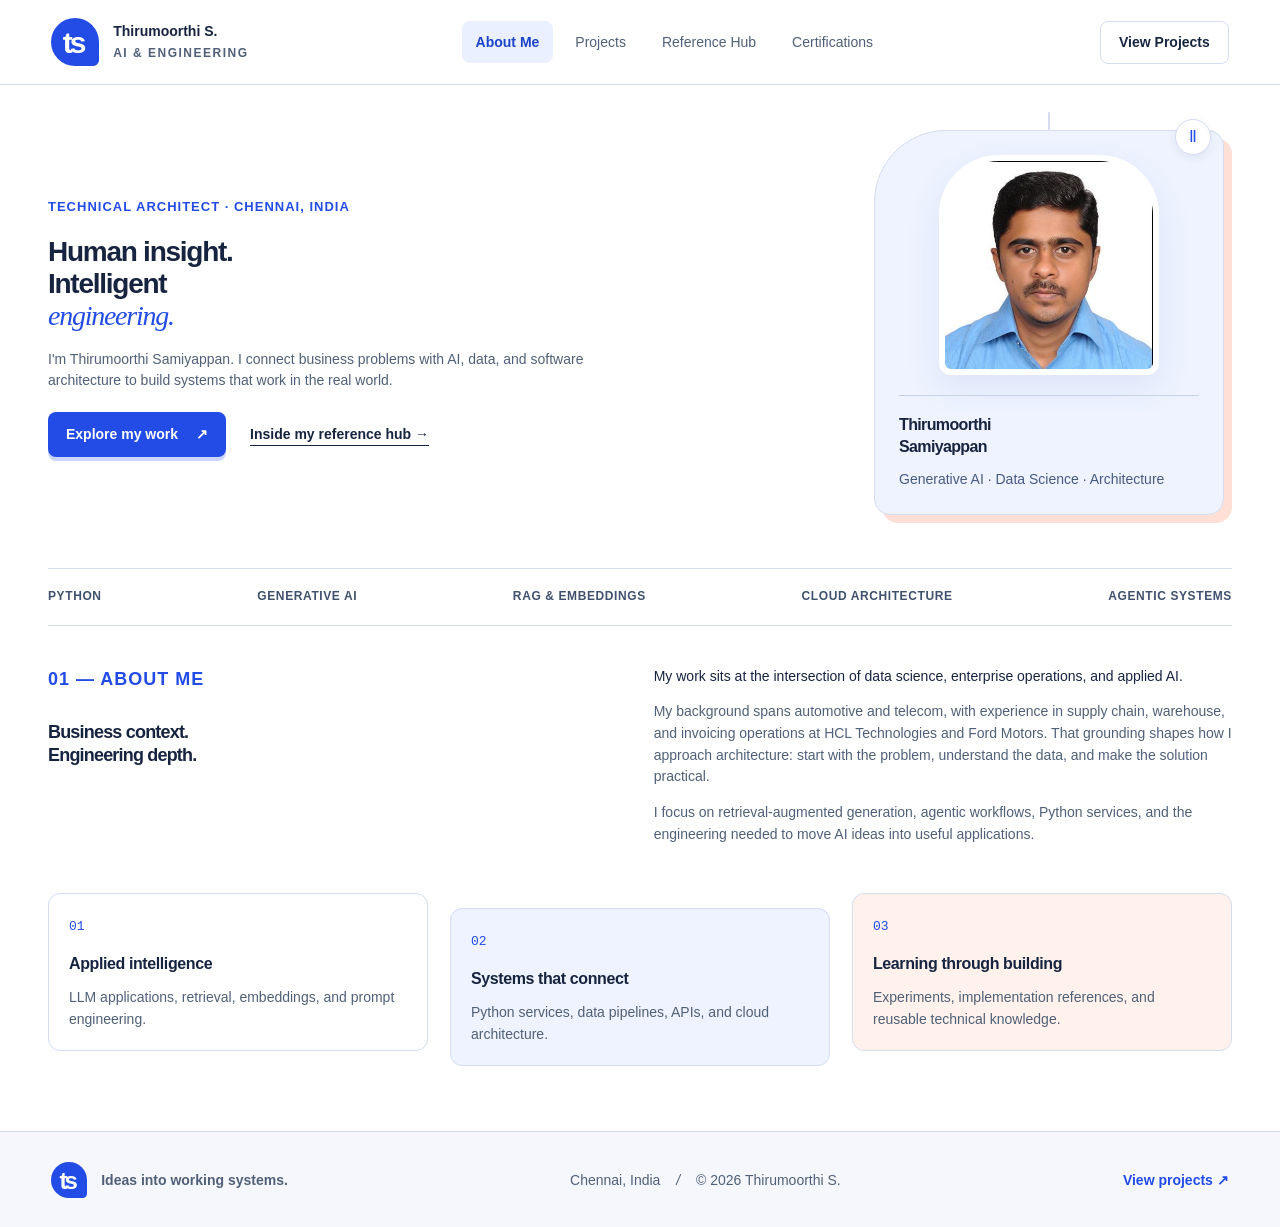
<file: index.html>
<!doctype html><html lang="en"><head><meta charset="utf-8"><meta name="viewport" content="width=device-width,initial-scale=1"><title>About Me — Thirumoorthi Samiyappan</title><meta name="description" content="Thirumoorthi Samiyappan — AI, data science and technical architecture. Explore projects, learning resources and qualifications."><link rel="icon" href="/favicon.svg"><link rel="stylesheet" href="/style.css?v=20260926-nav-chip"></head><body><a class="skip" href="#main">Skip to content</a><header><a class="brand" href="/index.html"><b class="mark">ts</b><span>Thirumoorthi S.<small>AI & ENGINEERING</small></span></a><nav aria-label="Main navigation"><a href="/index.html" aria-current="page">About Me</a><a href="/projects.html" >Projects</a><a href="/references.html" >Reference Hub</a><a href="/certifications.html" >Certifications</a></nav><a class="github" href="/projects.html">View Projects</a></header><main id="main"><section class="hero"><div class="hero-copy"><p class="eyebrow">TECHNICAL ARCHITECT · CHENNAI, INDIA</p><h1>Human insight.<br> Intelligent<br> <em>engineering.</em></h1><p class="intro">I'm Thirumoorthi Samiyappan. I connect business problems with AI, data, and software architecture to build systems that work in the real world.</p><div class="cta"><a class="button" href="/projects.html">Explore my work <span>↗</span></a><a class="textlink" href="/references.html">Inside my reference hub →</a></div></div><aside class="identity-panel"><div class="portrait-frame"><img src="/portrait.jpg" alt="Thirumoorthi Samiyappan" width="398" height="398"></div><div class="panel-bottom"><h2>Thirumoorthi<br>Samiyappan</h2><p>Generative AI · Data Science · Architecture</p></div></aside></section><div class="discipline"><span>PYTHON</span><span>GENERATIVE AI</span><span>RAG & EMBEDDINGS</span><span>CLOUD ARCHITECTURE</span><span>AGENTIC SYSTEMS</span></div><section class="about"><div><p class="eyebrow">01 — ABOUT ME</p><h2>Business context.<br>Engineering depth.</h2></div><div><p class="large">My work sits at the intersection of data science, enterprise operations, and applied AI.</p><p>My background spans automotive and telecom, with experience in supply chain, warehouse, and invoicing operations at HCL Technologies and Ford Motors. That grounding shapes how I approach architecture: start with the problem, understand the data, and make the solution practical.</p><p>I focus on retrieval-augmented generation, agentic workflows, Python services, and the engineering needed to move AI ideas into useful applications.</p></div></section><section class="focus-grid"><article><span class="num">01</span><h3>Applied intelligence</h3><p>LLM applications, retrieval, embeddings, and prompt engineering.</p></article><article><span class="num">02</span><h3>Systems that connect</h3><p>Python services, data pipelines, APIs, and cloud architecture.</p></article><article><span class="num">03</span><h3>Learning through building</h3><p>Experiments, implementation references, and reusable technical knowledge.</p></article></section></main><footer><a class="brand" href="/index.html"><b class="mark">ts</b><span>Ideas into working systems.</span></a><span>Chennai, India <i> / </i> © 2026 Thirumoorthi S.</span><a href="/projects.html">View projects ↗</a></footer><script src="/app.js?v=20260924-swing"></script></body></html>
</file>
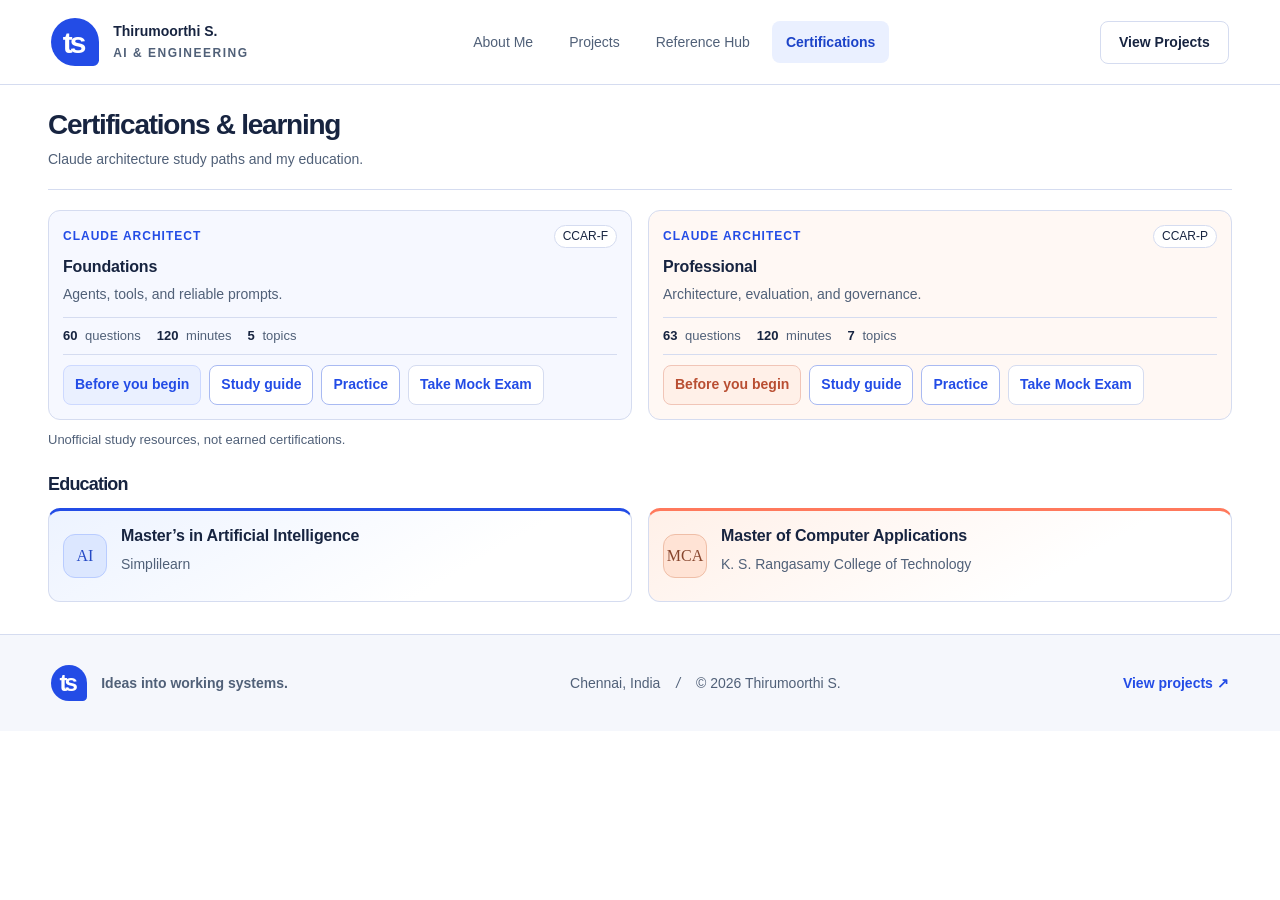
<file: certifications.html>
<!doctype html><html lang="en"><head><meta charset="utf-8"><meta name="viewport" content="width=device-width,initial-scale=1"><title>Certifications — Thirumoorthi Samiyappan</title><meta name="description" content="Thirumoorthi Samiyappan — AI, data science and technical architecture. Explore projects, learning resources and qualifications."><link rel="icon" href="/favicon.svg"><link rel="stylesheet" href="/style.css?v=20260926-white-mock-orange-hover"></head><body><a class="skip" href="#main">Skip to content</a><header><a class="brand" href="/index.html"><b class="mark">ts</b><span>Thirumoorthi S.<small>AI & ENGINEERING</small></span></a><nav aria-label="Main navigation"><a href="/index.html" >About Me</a><a href="/projects.html" >Projects</a><a href="/references.html" >Reference Hub</a><a href="/certifications.html" aria-current="page">Certifications</a></nav><a class="github" href="/projects.html">View Projects</a></header><main id="main" class="certifications-page"><section class="page-head"><h1>Certifications & learning</h1><p>Claude architecture study paths and my education.</p></section><section class="exam-grid" aria-label="Claude certification preparation"><article class="exam-card"><div class="exam-top"><span class="path-label">CLAUDE ARCHITECT</span><span class="exam-code">CCAR-F</span></div><h2>Foundations</h2><p>Agents, tools, and reliable prompts.</p><ul class="exam-facts"><li><strong>60</strong> questions</li><li><strong>120</strong> minutes</li><li><strong>5</strong> topics</li></ul><div class="exam-actions"><a class="button button-begin" href="/claude-architect-foundations-before-you-begin.html" aria-label="Before you begin — Foundations">Before you begin</a><a class="button button-secondary" href="/claude-architect-foundations.html">Study guide</a><a class="button button-secondary" href="/claude-architect-foundations-practice.html" aria-label="Start local Practice Exam for Foundations">Practice</a><a class="button button-secondary button-mock" href="/claude-architect-foundations-mock.html" aria-label="Take the 60-question CCAR-F mock exam">Take Mock Exam</a></div></article><article class="exam-card"><div class="exam-top"><span class="path-label">CLAUDE ARCHITECT</span><span class="exam-code">CCAR-P</span></div><h2>Professional</h2><p>Architecture, evaluation, and governance.</p><ul class="exam-facts"><li><strong>63</strong> questions</li><li><strong>120</strong> minutes</li><li><strong>7</strong> topics</li></ul><div class="exam-actions"><a class="button button-begin" href="/claude-architect-professional-before-you-begin.html" aria-label="Before you begin — Professional">Before you begin</a><a class="button button-secondary" href="/claude-architect-professional.html">Study guide</a><a class="button button-secondary" href="/claude-architect-professional-practice.html" aria-label="Start local Practice Exam for Professional">Practice</a><a class="button button-secondary button-mock" href="/claude-architect-professional-practice.html" aria-label="Take the local five-question mock exam for Professional">Take Mock Exam</a></div></article></section><p class="source-note">Unofficial study resources, not earned certifications.</p><section class="education-heading"><h2>Education</h2></section><section class="credentials"><article class="credential"><div class="credential-symbol" aria-hidden="true">AI</div><div><h2>Master’s in Artificial Intelligence</h2><p>Simplilearn</p></div></article><article class="credential"><div class="credential-symbol second" aria-hidden="true">MCA</div><div><h2>Master of Computer Applications</h2><p>K. S. Rangasamy College of Technology</p></div></article></section></main><footer><a class="brand" href="/index.html"><b class="mark">ts</b><span>Ideas into working systems.</span></a><span>Chennai, India <i> / </i> © 2026 Thirumoorthi S.</span><a href="/projects.html">View projects ↗</a></footer><script src="/app.js?v=20260924-swing"></script></body></html>
</file>
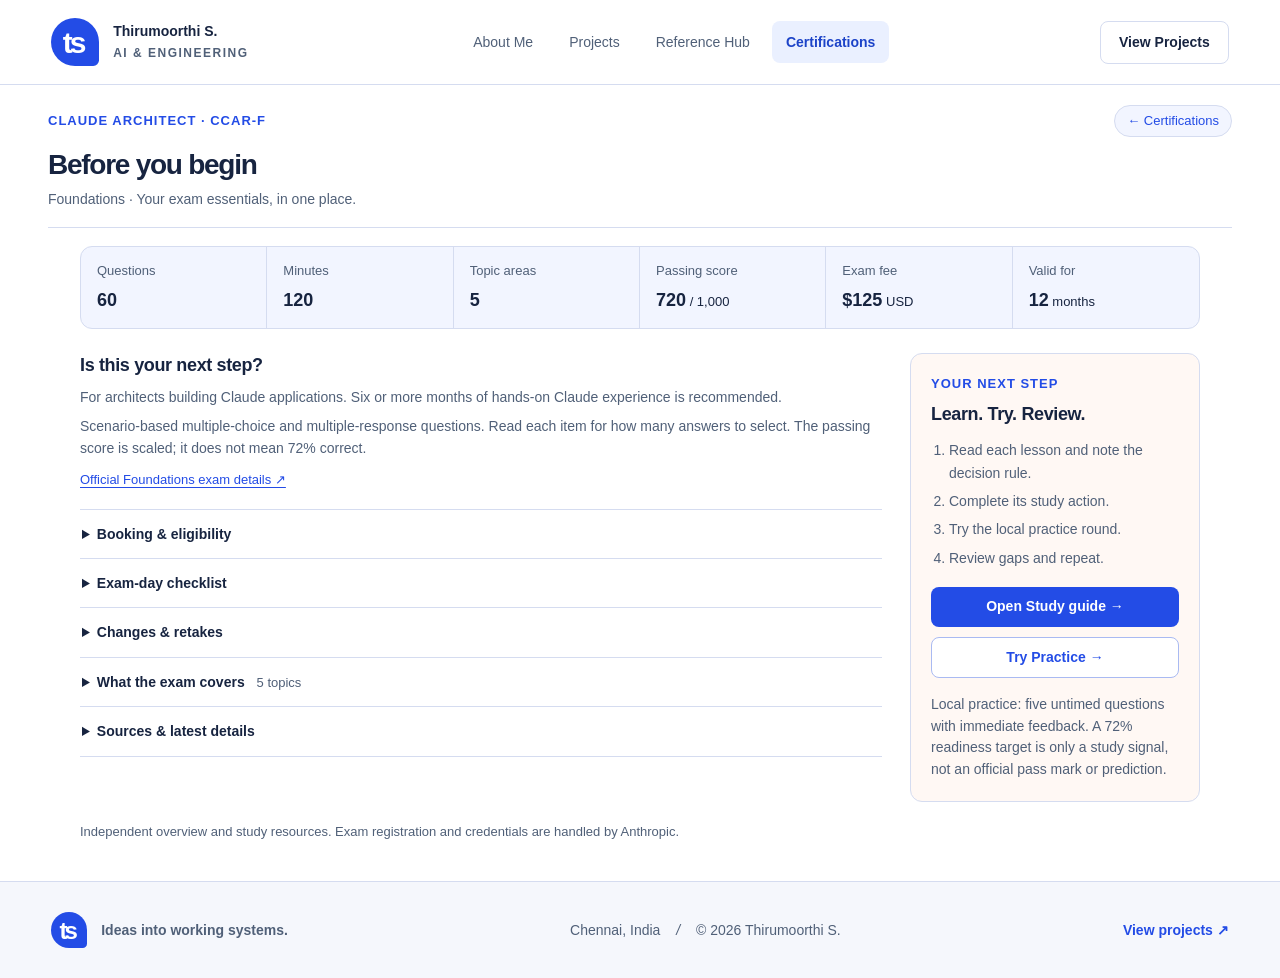
<file: claude-architect-foundations-before-you-begin.html>
<!doctype html><html lang="en"><head><meta charset="utf-8"><meta name="viewport" content="width=device-width,initial-scale=1"><title>Before you begin — Foundations — Thirumoorthi Samiyappan</title><meta name="description" content="Thirumoorthi Samiyappan — AI, data science and technical architecture. Explore projects, learning resources and qualifications."><link rel="icon" href="/favicon.svg"><link rel="stylesheet" href="/style.css?v=20260926-nav-chip"></head><body><a class="skip" href="#main">Skip to content</a><header><a class="brand" href="/index.html"><b class="mark">ts</b><span>Thirumoorthi S.<small>AI & ENGINEERING</small></span></a><nav aria-label="Main navigation"><a href="/index.html" >About Me</a><a href="/projects.html" >Projects</a><a href="/references.html" >Reference Hub</a><a href="/certifications.html" aria-current="page">Certifications</a></nav><a class="github" href="/projects.html">View Projects</a></header><main id="main"><section class="page-head begin-head"><div class="page-head-meta"><p class="eyebrow">CLAUDE ARCHITECT · CCAR-F</p><a class="back-link" href="/certifications.html">← Certifications</a></div><h1>Before you begin</h1><p>Foundations · Your exam essentials, in one place.</p></section>
 <section class="begin-page" aria-label="Foundations exam overview">
 <dl class="begin-facts"><div><dt>Questions</dt><dd>60</dd></div><div><dt>Minutes</dt><dd>120</dd></div><div><dt>Topic areas</dt><dd>5</dd></div><div><dt>Passing score</dt><dd>720<span> / 1,000</span></dd></div><div><dt>Exam fee</dt><dd>$125<span> USD</span></dd></div><div><dt>Valid for</dt><dd>12<span> months</span></dd></div></dl>
 <div class="begin-layout"><div class="begin-details"><section class="begin-intro"><h2>Is this your next step?</h2><p>For architects building Claude applications. Six or more months of hands-on Claude experience is recommended.</p><p>Scenario-based multiple-choice and multiple-response questions. Read each item for how many answers to select. The passing score is scaled; it does not mean 72% correct.</p><a class="begin-source" href="https://anthropic-partners.skilljar.com/claude-certified-architect-foundations-certification">Official Foundations exam details ↗</a></section>
 <details class="begin-disclosure"><summary>Booking &amp; eligibility</summary><div><p>Partner-company email required; candidates must be 18+. Register through Anthropic Partner Academy, then schedule with Pearson. Choose online proctoring or a test centre. Partner discounts may apply.</p><p>No mandatory certification prerequisite.</p></div></details>
 <details class="begin-disclosure"><summary>Exam-day checklist</summary><div><ul><li>Allow 135 minutes including check-in.</li><li>Bring government ID matching your booking.</li><li>Run Pearson’s system test for online delivery.</li><li>Closed book: no notes, documentation, or AI.</li><li>English only.</li></ul></div></details>
 <details class="begin-disclosure"><summary>Changes &amp; retakes</summary><div><p>Change appointments at least 48 hours ahead. Retake waits: 14, 30, then 90 days; maximum four attempts per rolling year. Each retake is paid.</p><a class="begin-source" href="https://anthropic-partners.skilljar.com/page/faq-certifications">Full booking, accessibility &amp; renewal policies ↗</a></div></details>
 <details class="begin-disclosure"><summary>What the exam covers <span>5 topics</span></summary><div><ul class="begin-domains"><li><span>Agentic Architecture &amp; Orchestration</span><strong>27%</strong></li><li><span>Tool Design &amp; MCP Integration</span><strong>18%</strong></li><li><span>Claude Code Configuration &amp; Workflows</span><strong>20%</strong></li><li><span>Prompt Engineering &amp; Structured Output</span><strong>20%</strong></li><li><span>Context Management &amp; Reliability</span><strong>15%</strong></li></ul><p>Weights show the approximate share of scored content.</p></div></details>
 <details class="begin-disclosure"><summary>Sources &amp; latest details</summary><div><p>Reviewed 25 September 2026. Confirm current fees, access, and policies before booking.</p><p><a href="https://anthropic-partners.skilljar.com/claude-certified-architect-foundations-certification">Official exam details</a> · <a href="https://anthropic-partners.skilljar.com/page/faq-certifications">Anthropic certification FAQ</a>. The current FAQ takes precedence where older guides differ.</p><p>Additional perspectives: <a href="https://github.com/mukilankarthik/claude-architect-guide-india">India community guide</a> · <a href="https://scubedevelopmentteam.github.io/scube-website/article-4-ccaf-exam-preparation.html">Scube exam overview</a>. Community articles may describe older exam policies.</p></div></details></div>
 <aside class="begin-next"><p class="eyebrow">YOUR NEXT STEP</p><h2>Learn. Try. Review.</h2><ol><li>Read each lesson and note the decision rule.</li><li>Complete its study action.</li><li>Try the local practice round.</li><li>Review gaps and repeat.</li></ol><a class="button" href="/claude-architect-foundations.html">Open Study guide →</a><a class="button button-secondary" href="/claude-architect-foundations-practice.html">Try Practice →</a><p class="begin-practice-note">Local practice: five untimed questions with immediate feedback. A 72% readiness target is only a study signal, not an official pass mark or prediction.</p></aside></div>
 <p class="source-note">Independent overview and study resources. Exam registration and credentials are handled by Anthropic.</p></section></main><footer><a class="brand" href="/index.html"><b class="mark">ts</b><span>Ideas into working systems.</span></a><span>Chennai, India <i> / </i> © 2026 Thirumoorthi S.</span><a href="/projects.html">View projects ↗</a></footer><script src="/app.js?v=20260924-swing"></script></body></html>
</file>
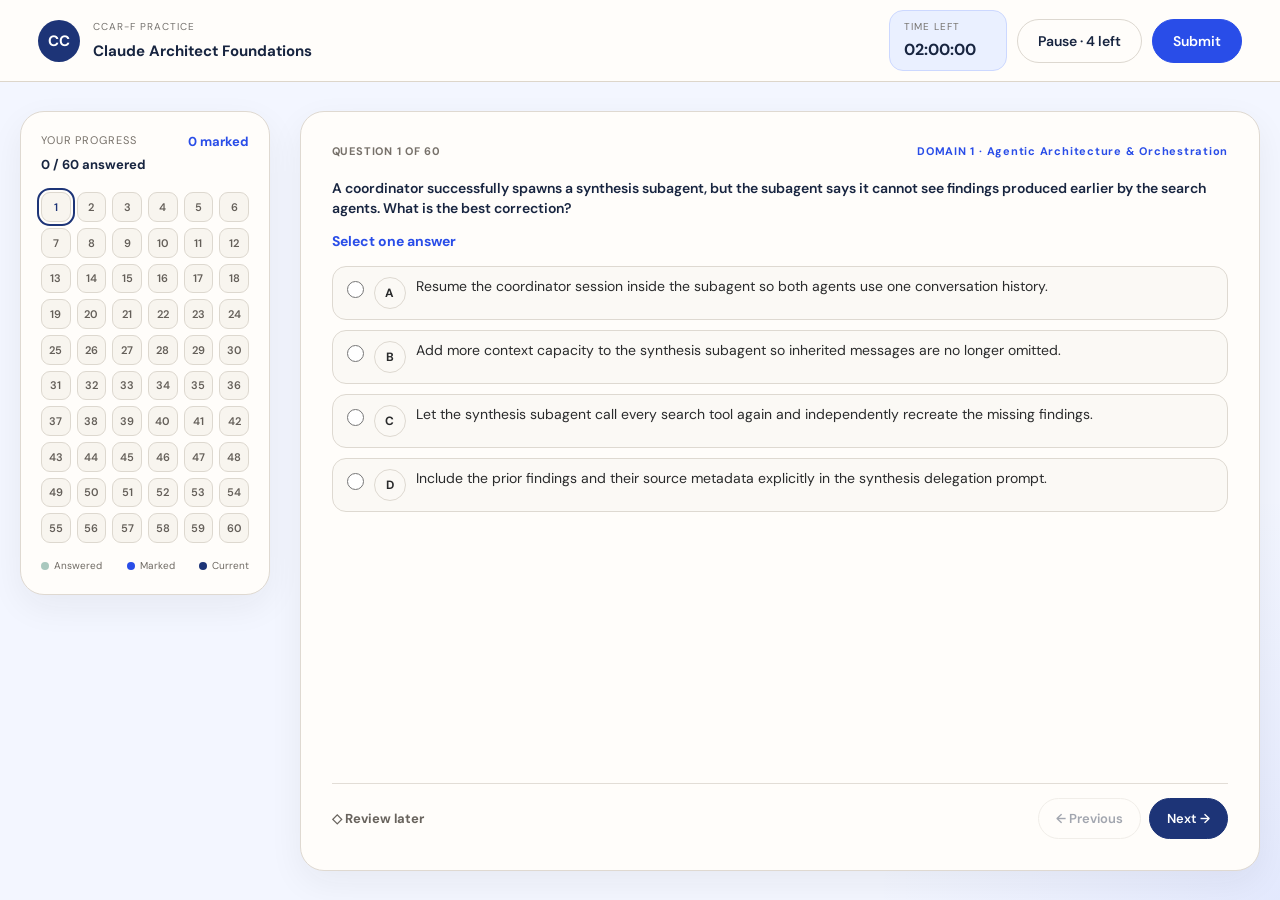
<file: claude-architect-foundations-mock.html>
<!doctype html><html lang="en"><head><meta charset="utf-8"><meta name="viewport" content="width=device-width,initial-scale=1"><title>CCAR-F Mock Exam — Thirumoorthi Samiyappan</title><meta name="description" content="Thirumoorthi Samiyappan — AI, data science and technical architecture. Explore projects, learning resources and qualifications."><link rel="icon" href="/favicon.svg"><link rel="stylesheet" href="/style.css?v=20260926-ccarf-mock"><link rel="stylesheet" href="/ccar-f-mock.css?v=20260926-ccarf-mock-19"></head><body class="mock-exam-body"><a class="skip" href="#main">Skip to content</a><header><a class="brand" href="/index.html"><b class="mark">ts</b><span>Thirumoorthi S.<small>AI & ENGINEERING</small></span></a><nav aria-label="Main navigation"><a href="/index.html" >About Me</a><a href="/projects.html" >Projects</a><a href="/references.html" >Reference Hub</a><a href="/certifications.html" >Certifications</a></nav><a class="github" href="/projects.html">View Projects</a></header><main id="main"><div id="mock-app" aria-live="polite"><section class="load-error"><h1>Preparing your exam</h1><p>Loading the randomized 60-question set…</p></section></div></main><footer><a class="brand" href="/index.html"><b class="mark">ts</b><span>Ideas into working systems.</span></a><span>Chennai, India <i> / </i> © 2026 Thirumoorthi S.</span><a href="/projects.html">View projects ↗</a></footer><script src="/app.js?v=20260926-ccarf-mock"></script><script src="/ccar-f-mock.js?v=20260926-ccarf-mock-17"></script></body></html>
</file>
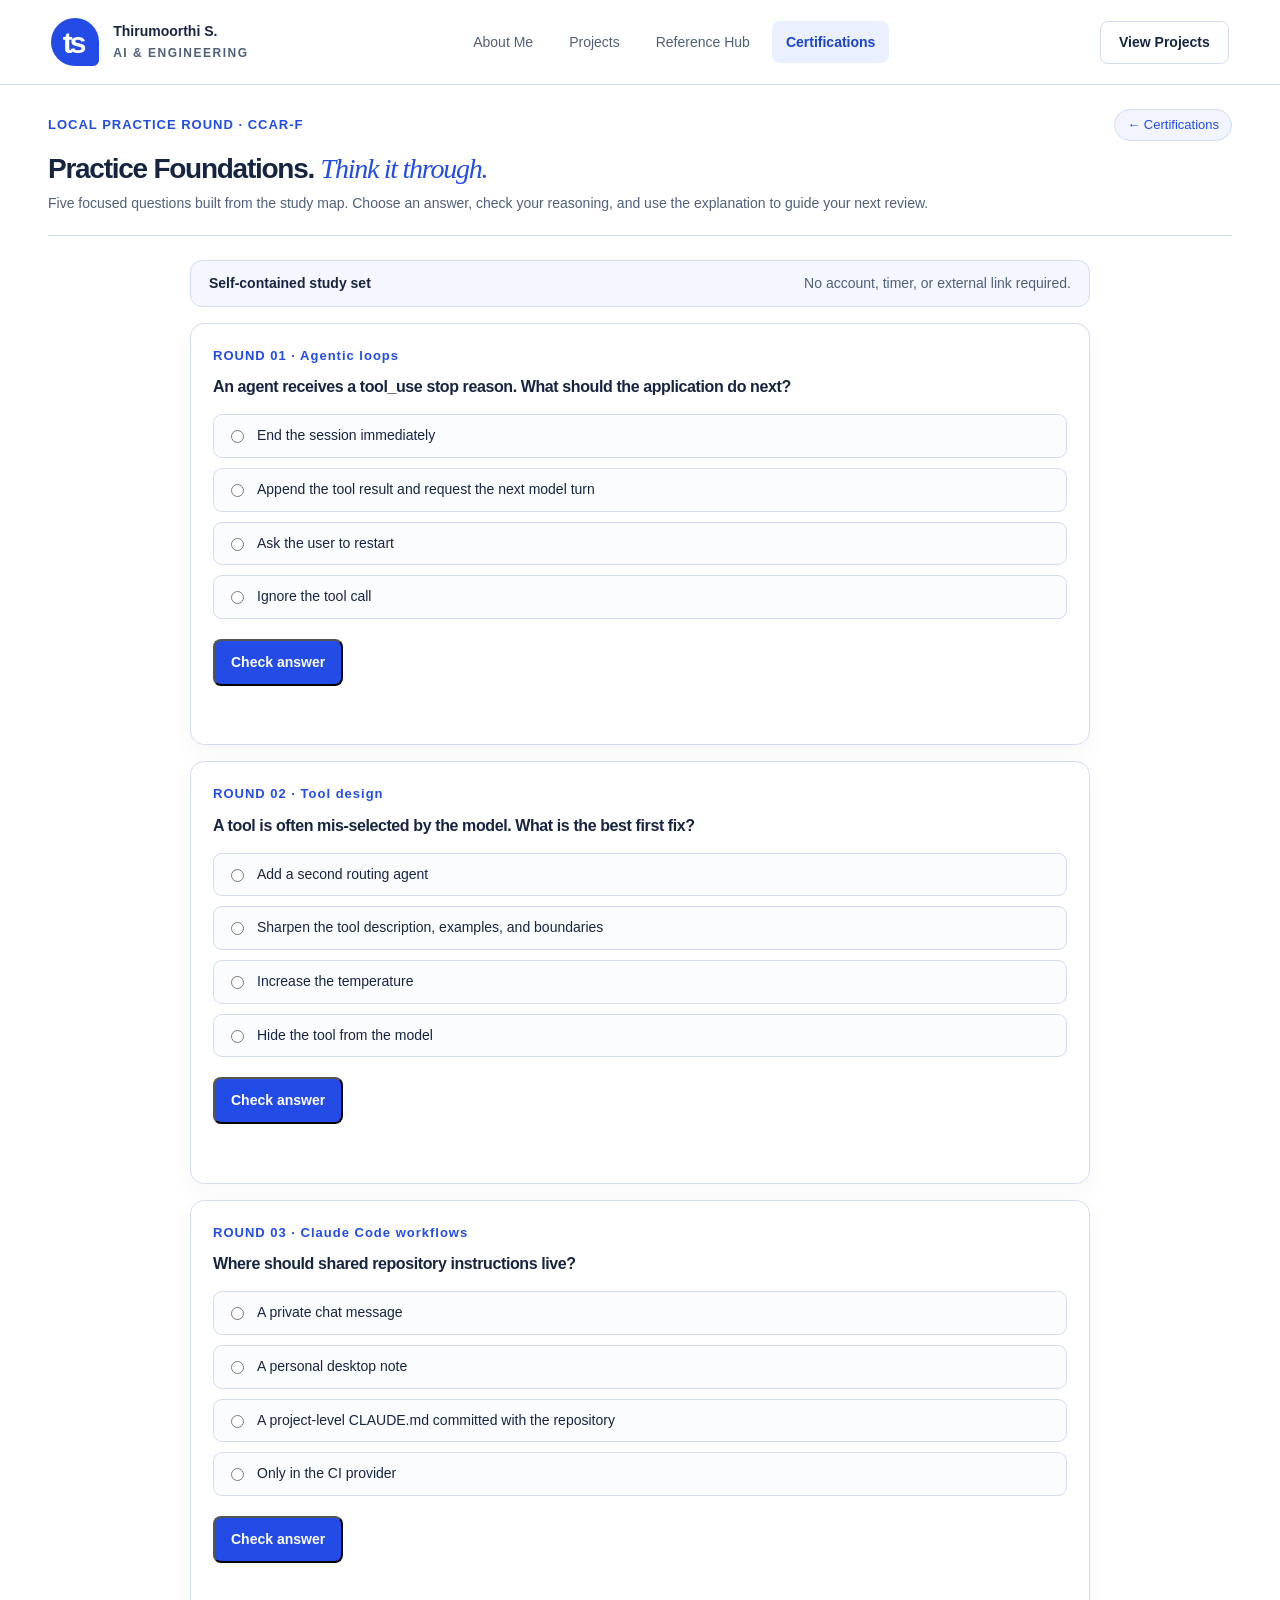
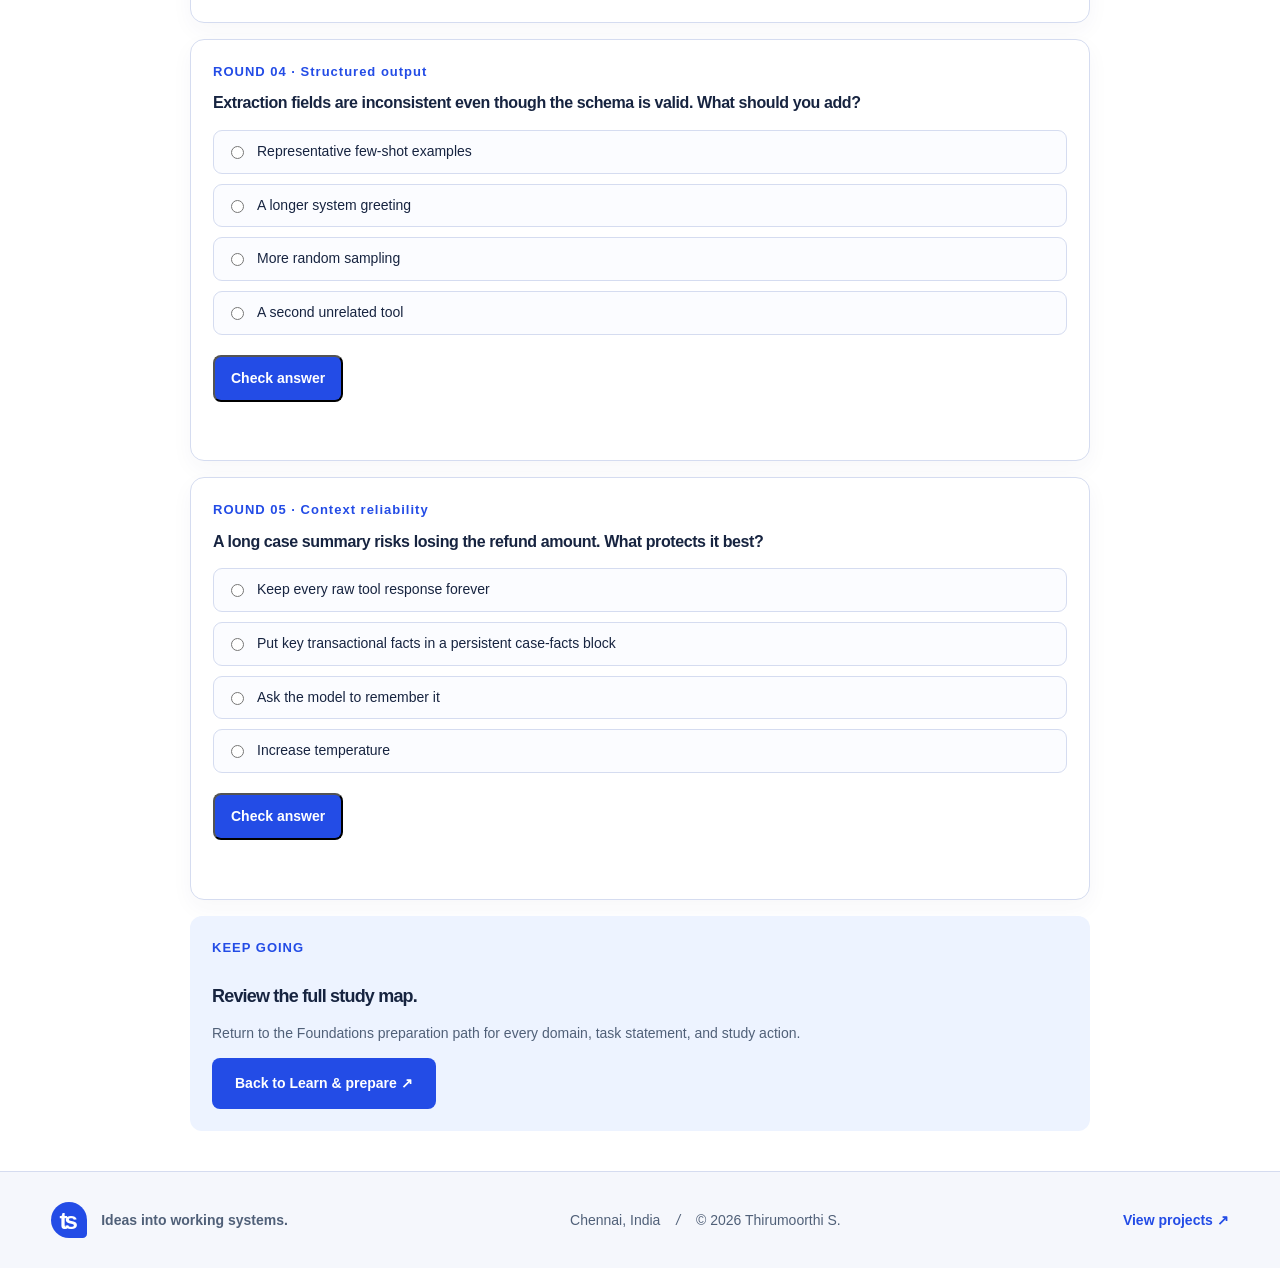
<file: claude-architect-foundations-practice.html>
<!doctype html><html lang="en"><head><meta charset="utf-8"><meta name="viewport" content="width=device-width,initial-scale=1"><title>Claude Architect Foundations — Practice — Thirumoorthi Samiyappan</title><meta name="description" content="Thirumoorthi Samiyappan — AI, data science and technical architecture. Explore projects, learning resources and qualifications."><link rel="icon" href="/favicon.svg"><link rel="stylesheet" href="/style.css?v=20260926-nav-chip"></head><body><a class="skip" href="#main">Skip to content</a><header><a class="brand" href="/index.html"><b class="mark">ts</b><span>Thirumoorthi S.<small>AI & ENGINEERING</small></span></a><nav aria-label="Main navigation"><a href="/index.html" >About Me</a><a href="/projects.html" >Projects</a><a href="/references.html" >Reference Hub</a><a href="/certifications.html" aria-current="page">Certifications</a></nav><a class="github" href="/projects.html">View Projects</a></header><main id="main"><section class="page-head prep-head"><div class="page-head-meta"><p class="eyebrow">LOCAL PRACTICE ROUND · CCAR-F</p><a class="back-link" href="/certifications.html">← Certifications</a></div><h1>Practice Foundations.<br> <em>Think it through.</em></h1><p>Five focused questions built from the study map. Choose an answer, check your reasoning, and use the explanation to guide your next review.</p></section><section class="practice-shell"><div class="practice-banner"><strong>Self-contained study set</strong><span>No account, timer, or external link required.</span></div><article class="practice-question" data-answer="b"><p class="eyebrow">ROUND 01 · Agentic loops</p><h2>An agent receives a tool_use stop reason. What should the application do next?</h2><div class="practice-options"><label><input type="radio" name="q1" value="a"> <span>End the session immediately</span></label><label><input type="radio" name="q1" value="b"> <span>Append the tool result and request the next model turn</span></label><label><input type="radio" name="q1" value="c"> <span>Ask the user to restart</span></label><label><input type="radio" name="q1" value="d"> <span>Ignore the tool call</span></label></div><button class="button practice-check" type="button">Check answer</button><p class="practice-result" role="status" aria-live="polite"></p><p class="practice-explanation">The loop continues after tool_use; the tool result becomes the next conversation turn.</p></article><article class="practice-question" data-answer="b"><p class="eyebrow">ROUND 02 · Tool design</p><h2>A tool is often mis-selected by the model. What is the best first fix?</h2><div class="practice-options"><label><input type="radio" name="q2" value="a"> <span>Add a second routing agent</span></label><label><input type="radio" name="q2" value="b"> <span>Sharpen the tool description, examples, and boundaries</span></label><label><input type="radio" name="q2" value="c"> <span>Increase the temperature</span></label><label><input type="radio" name="q2" value="d"> <span>Hide the tool from the model</span></label></div><button class="button practice-check" type="button">Check answer</button><p class="practice-result" role="status" aria-live="polite"></p><p class="practice-explanation">Clear purpose, inputs, examples, and boundaries usually improve routing before extra orchestration.</p></article><article class="practice-question" data-answer="c"><p class="eyebrow">ROUND 03 · Claude Code workflows</p><h2>Where should shared repository instructions live?</h2><div class="practice-options"><label><input type="radio" name="q3" value="a"> <span>A private chat message</span></label><label><input type="radio" name="q3" value="b"> <span>A personal desktop note</span></label><label><input type="radio" name="q3" value="c"> <span>A project-level CLAUDE.md committed with the repository</span></label><label><input type="radio" name="q3" value="d"> <span>Only in the CI provider</span></label></div><button class="button practice-check" type="button">Check answer</button><p class="practice-result" role="status" aria-live="polite"></p><p class="practice-explanation">Project-level guidance is shareable and versioned with the codebase.</p></article><article class="practice-question" data-answer="a"><p class="eyebrow">ROUND 04 · Structured output</p><h2>Extraction fields are inconsistent even though the schema is valid. What should you add?</h2><div class="practice-options"><label><input type="radio" name="q4" value="a"> <span>Representative few-shot examples</span></label><label><input type="radio" name="q4" value="b"> <span>A longer system greeting</span></label><label><input type="radio" name="q4" value="c"> <span>More random sampling</span></label><label><input type="radio" name="q4" value="d"> <span>A second unrelated tool</span></label></div><button class="button practice-check" type="button">Check answer</button><p class="practice-result" role="status" aria-live="polite"></p><p class="practice-explanation">Examples show the intended format and judgment more concretely than prose alone.</p></article><article class="practice-question" data-answer="b"><p class="eyebrow">ROUND 05 · Context reliability</p><h2>A long case summary risks losing the refund amount. What protects it best?</h2><div class="practice-options"><label><input type="radio" name="q5" value="a"> <span>Keep every raw tool response forever</span></label><label><input type="radio" name="q5" value="b"> <span>Put key transactional facts in a persistent case-facts block</span></label><label><input type="radio" name="q5" value="c"> <span>Ask the model to remember it</span></label><label><input type="radio" name="q5" value="d"> <span>Increase temperature</span></label></div><button class="button practice-check" type="button">Check answer</button><p class="practice-result" role="status" aria-live="polite"></p><p class="practice-explanation">A compact, explicit facts block preserves high-value details through summarisation.</p></article><div class="study-finish"><p class="eyebrow">KEEP GOING</p><h2>Review the full study map.</h2><p>Return to the Foundations preparation path for every domain, task statement, and study action.</p><a class="button" href="/claude-architect-foundations.html">Back to Learn & prepare ↗</a></div></section></main><footer><a class="brand" href="/index.html"><b class="mark">ts</b><span>Ideas into working systems.</span></a><span>Chennai, India <i> / </i> © 2026 Thirumoorthi S.</span><a href="/projects.html">View projects ↗</a></footer><script src="/app.js"></script></body></html>
</file>
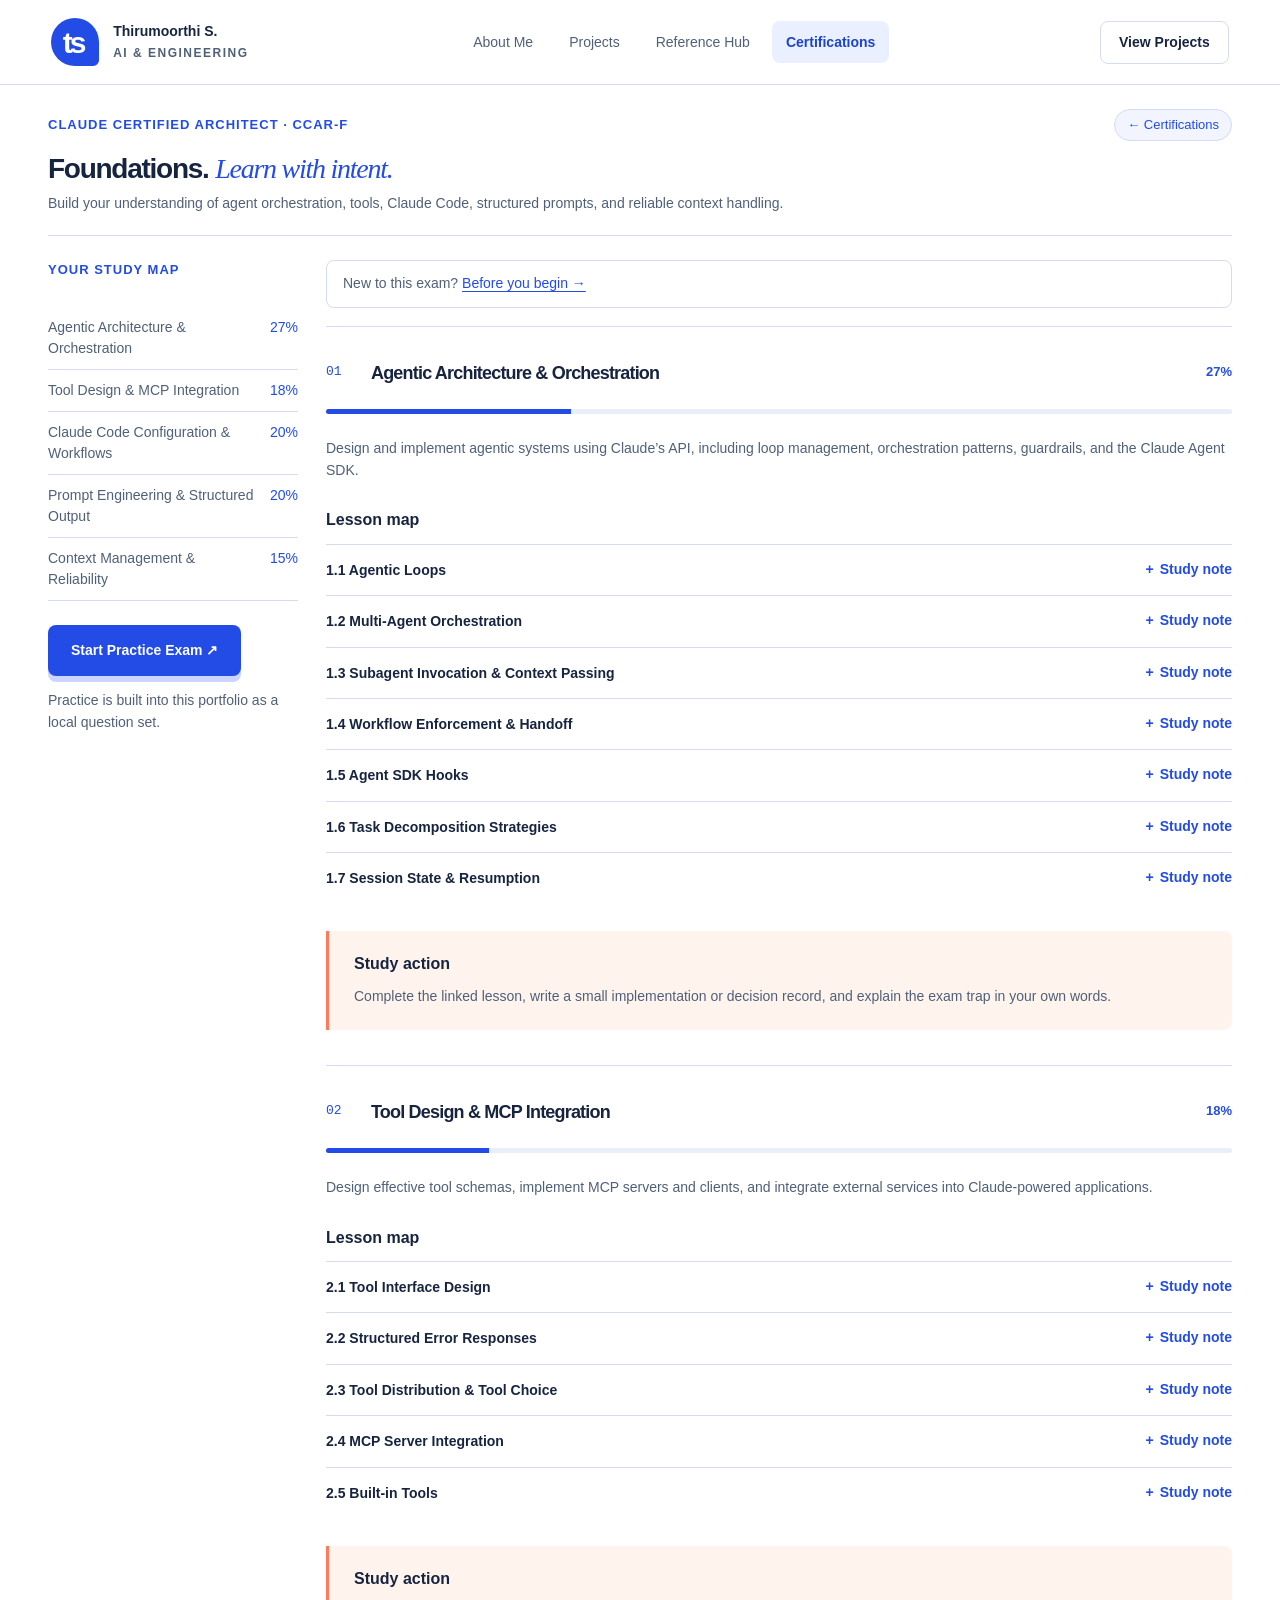
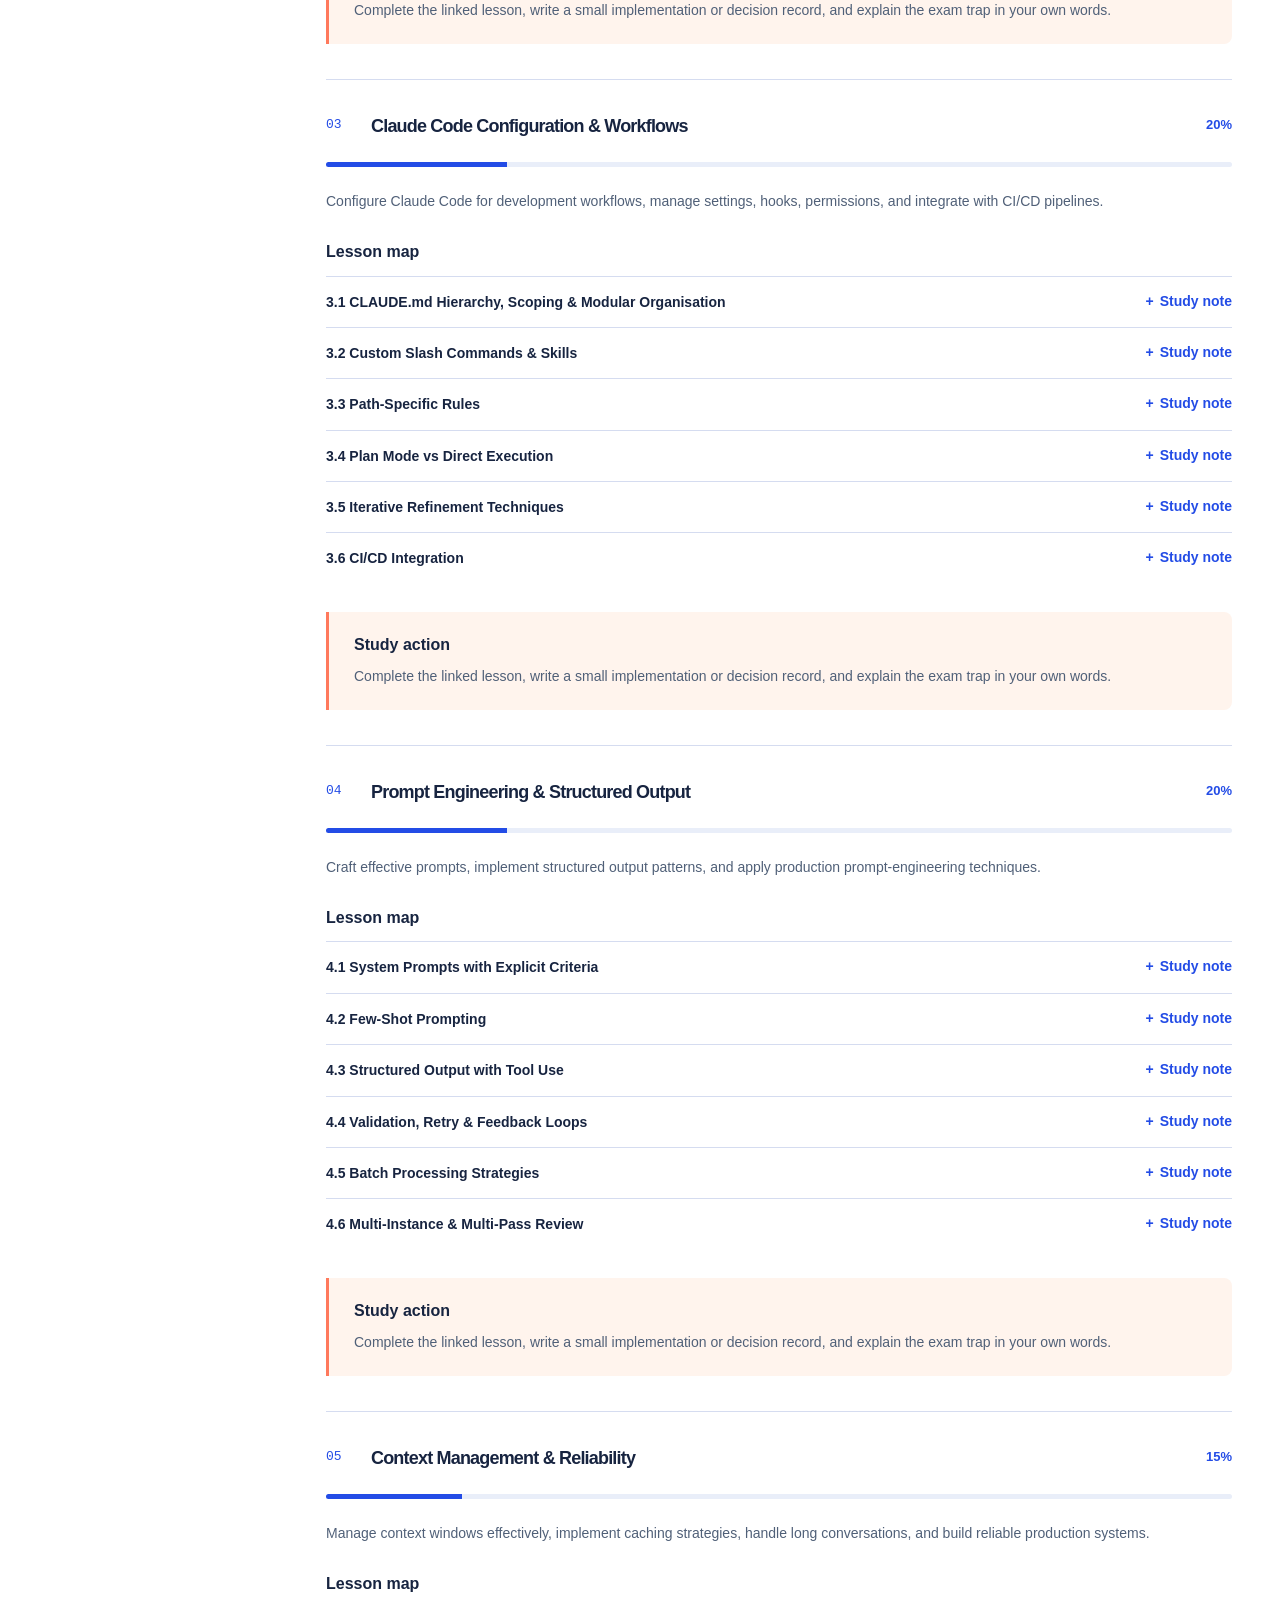
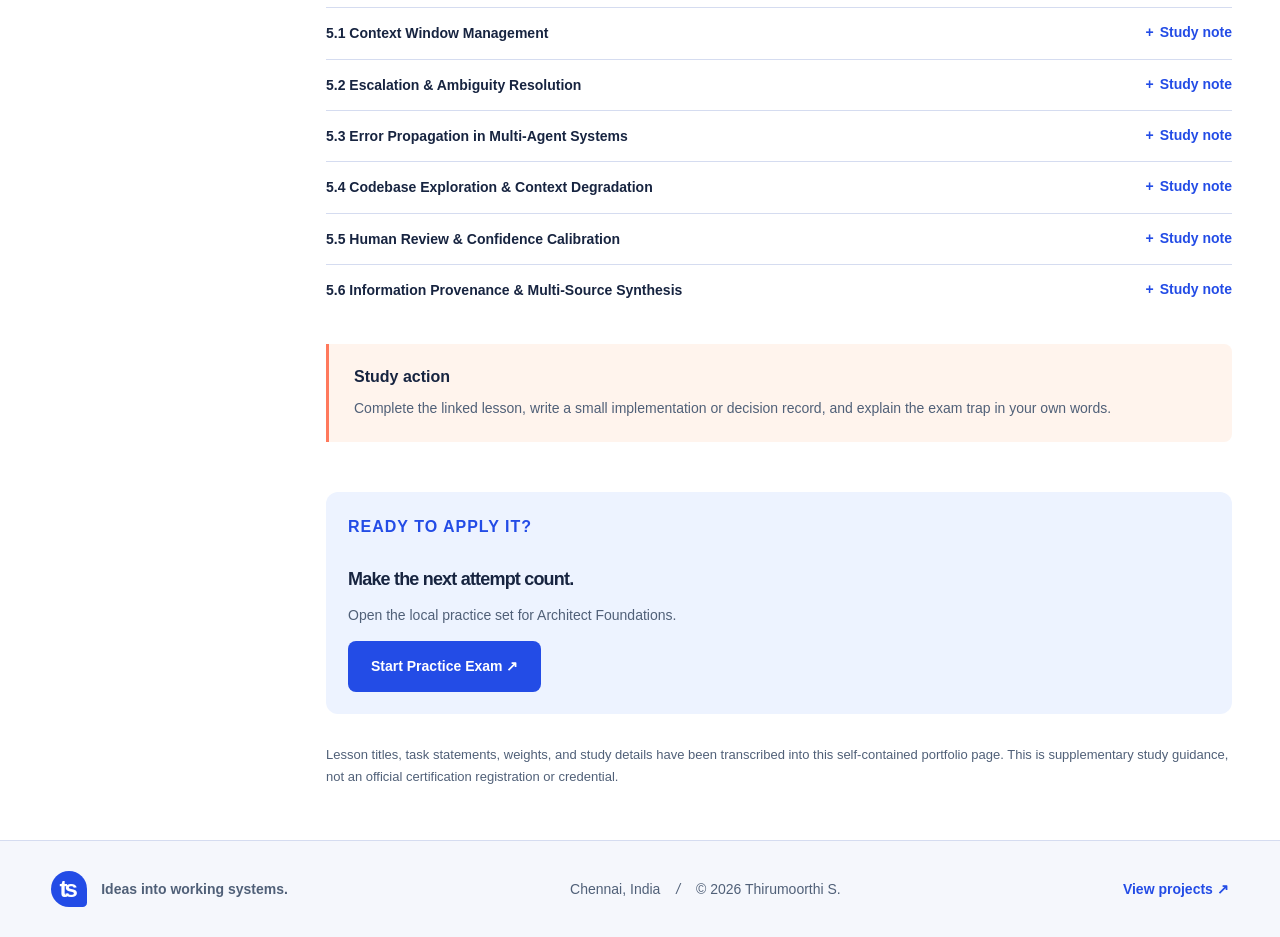
<file: claude-architect-foundations.html>
<!doctype html><html lang="en"><head><meta charset="utf-8"><meta name="viewport" content="width=device-width,initial-scale=1"><title>Claude Architect Foundations — Preparation — Thirumoorthi Samiyappan</title><meta name="description" content="Thirumoorthi Samiyappan — AI, data science and technical architecture. Explore projects, learning resources and qualifications."><link rel="icon" href="/favicon.svg"><link rel="stylesheet" href="/style.css?v=20260926-nav-chip"></head><body><a class="skip" href="#main">Skip to content</a><header><a class="brand" href="/index.html"><b class="mark">ts</b><span>Thirumoorthi S.<small>AI & ENGINEERING</small></span></a><nav aria-label="Main navigation"><a href="/index.html" >About Me</a><a href="/projects.html" >Projects</a><a href="/references.html" >Reference Hub</a><a href="/certifications.html" aria-current="page">Certifications</a></nav><a class="github" href="/projects.html">View Projects</a></header><main id="main"><section class="page-head prep-head"><div class="page-head-meta"><p class="eyebrow">CLAUDE CERTIFIED ARCHITECT · CCAR-F</p><a class="back-link" href="/certifications.html">← Certifications</a></div><h1>Foundations.<br> <em>Learn with intent.</em></h1><p>Build your understanding of agent orchestration, tools, Claude Code, structured prompts, and reliable context handling.</p></section><div class="prep-layout"><aside class="study-sidebar"><p class="eyebrow">YOUR STUDY MAP</p><nav aria-label="Study topics"><a href="#topic-1">Agentic Architecture &amp; Orchestration <span>27%</span></a><a href="#topic-2">Tool Design &amp; MCP Integration <span>18%</span></a><a href="#topic-3">Claude Code Configuration &amp; Workflows <span>20%</span></a><a href="#topic-4">Prompt Engineering &amp; Structured Output <span>20%</span></a><a href="#topic-5">Context Management &amp; Reliability <span>15%</span></a></nav><a class="button" href="/claude-architect-foundations-practice.html">Start Practice Exam ↗</a><p>Practice is built into this portfolio as a local question set.</p></aside><div class="study-content"><p class="orientation-link">New to this exam? <a href="/claude-architect-foundations-before-you-begin.html">Before you begin →</a></p><article class="study-topic" id="topic-1"><div class="topic-heading"><span class="num">01</span><h2>Agentic Architecture &amp; Orchestration</h2><span class="topic-weight">27%</span></div><div class="weight-track" aria-hidden="true"><span style="width:27%"></span></div><p>Design and implement agentic systems using Claude’s API, including loop management, orchestration patterns, guardrails, and the Claude Agent SDK.</p><div class="task-list"><h3>Lesson map</h3><details class="task-item"><summary><span>1.1 Agentic Loops</span><b>Study note</b></summary><small>Use stop_reason as the deterministic loop signal: continue on tool_use and finish on end_turn. Append tool results to the conversation before the next request.</small></details><details class="task-item"><summary><span>1.2 Multi-Agent Orchestration</span><b>Study note</b></summary><small>Use hub-and-spoke coordination for the exam: the coordinator decomposes work, routes context, aggregates results, and keeps subagents from communicating directly.</small></details><details class="task-item"><summary><span>1.3 Subagent Invocation &amp; Context Passing</span><b>Study note</b></summary><small>Give the coordinator Task/Agent permission, pass context explicitly, and preserve structured metadata such as source URLs and document names.</small></details><details class="task-item"><summary><span>1.4 Workflow Enforcement &amp; Handoff</span><b>Study note</b></summary><small>Use programmatic gates for money, security, and compliance; prompts are probabilistic, while prerequisite checks and hooks are deterministic.</small></details><details class="task-item"><summary><span>1.5 Agent SDK Hooks</span><b>Study note</b></summary><small>Use PreToolUse to block or rewrite a call before execution and PostToolUse to normalise results after execution.</small></details><details class="task-item"><summary><span>1.6 Task Decomposition Strategies</span><b>Study note</b></summary><small>Match fixed sequential pipelines to predictable work and dynamic decomposition to open-ended investigation; watch for narrow decomposition and attention dilution.</small></details><details class="task-item"><summary><span>1.7 Session State &amp; Resumption</span><b>Study note</b></summary><small>Resume when context is still valid, fork for a divergent approach, and start fresh with a structured summary when the old context is stale.</small></details></div><div class="try-it"><h3>Study action</h3><p>Complete the linked lesson, write a small implementation or decision record, and explain the exam trap in your own words.</p></div></article><article class="study-topic" id="topic-2"><div class="topic-heading"><span class="num">02</span><h2>Tool Design &amp; MCP Integration</h2><span class="topic-weight">18%</span></div><div class="weight-track" aria-hidden="true"><span style="width:18%"></span></div><p>Design effective tool schemas, implement MCP servers and clients, and integrate external services into Claude-powered applications.</p><div class="task-list"><h3>Lesson map</h3><details class="task-item"><summary><span>2.1 Tool Interface Design</span><b>Study note</b></summary><small>Descriptions should state purpose, inputs, examples, edge cases, and boundaries. Sharpen descriptions before adding a routing layer.</small></details><details class="task-item"><summary><span>2.2 Structured Error Responses</span><b>Study note</b></summary><small>Return structured errorCategory, isRetryable, and description metadata. Separate access failures from valid empty results; retry transient failures, not business or permission failures.</small></details><details class="task-item"><summary><span>2.3 Tool Distribution &amp; Tool Choice</span><b>Study note</b></summary><small>Keep agents near four or five role-specific tools, consolidate same-shaped operations, and use auto, any, or forced tool selection for the right guarantee.</small></details><details class="task-item"><summary><span>2.4 MCP Server Integration</span><b>Study note</b></summary><small>Use project .mcp.json for shared configuration, user-level settings for personal connections, environment variables for secrets, and community servers for standard integrations.</small></details><details class="task-item"><summary><span>2.5 Built-in Tools</span><b>Study note</b></summary><small>Remember the Claude Code tools: Read, Write, Edit, Bash, Grep, and Glob. Grep searches file contents; Glob matches file paths.</small></details></div><div class="try-it"><h3>Study action</h3><p>Complete the linked lesson, write a small implementation or decision record, and explain the exam trap in your own words.</p></div></article><article class="study-topic" id="topic-3"><div class="topic-heading"><span class="num">03</span><h2>Claude Code Configuration &amp; Workflows</h2><span class="topic-weight">20%</span></div><div class="weight-track" aria-hidden="true"><span style="width:20%"></span></div><p>Configure Claude Code for development workflows, manage settings, hooks, permissions, and integrate with CI/CD pipelines.</p><div class="task-list"><h3>Lesson map</h3><details class="task-item"><summary><span>3.1 CLAUDE.md Hierarchy, Scoping &amp; Modular Organisation</span><b>Study note</b></summary><small>Project instructions are shared through git; user instructions are personal. CLAUDE.md files are guidance, not deterministic enforcement.</small></details><details class="task-item"><summary><span>3.2 Custom Slash Commands &amp; Skills</span><b>Study note</b></summary><small>Use project .claude/skills or .claude/commands for shared workflows; user-level folders are personal. Skills are directories containing SKILL.md.</small></details><details class="task-item"><summary><span>3.3 Path-Specific Rules</span><b>Study note</b></summary><small>Use path-scoped rules for conventions that should load only for matching files; this keeps irrelevant context out of a session.</small></details><details class="task-item"><summary><span>3.4 Plan Mode vs Direct Execution</span><b>Study note</b></summary><small>Use direct execution for clear, limited changes and plan mode for ambiguous work spanning decisions or modules.</small></details><details class="task-item"><summary><span>3.5 Iterative Refinement Techniques</span><b>Study note</b></summary><small>Use concrete examples when the desired transformation is known, interview first in unfamiliar domains, and batch feedback when changes interact.</small></details><details class="task-item"><summary><span>3.6 CI/CD Integration</span><b>Study note</b></summary><small>Use -p/--print for non-interactive CI runs and machine-readable output options when downstream automation consumes the result.</small></details></div><div class="try-it"><h3>Study action</h3><p>Complete the linked lesson, write a small implementation or decision record, and explain the exam trap in your own words.</p></div></article><article class="study-topic" id="topic-4"><div class="topic-heading"><span class="num">04</span><h2>Prompt Engineering &amp; Structured Output</h2><span class="topic-weight">20%</span></div><div class="weight-track" aria-hidden="true"><span style="width:20%"></span></div><p>Craft effective prompts, implement structured output patterns, and apply production prompt-engineering techniques.</p><div class="task-list"><h3>Lesson map</h3><details class="task-item"><summary><span>4.1 System Prompts with Explicit Criteria</span><b>Study note</b></summary><small>Replace vague confidence language with explicit categories, boundaries, and concrete examples; temporarily disable high-false-positive categories while refining them.</small></details><details class="task-item"><summary><span>4.2 Few-Shot Prompting</span><b>Study note</b></summary><small>Use representative input/output examples when detailed instructions still produce inconsistent formats, judgements, or extraction fields.</small></details><details class="task-item"><summary><span>4.3 Structured Output with Tool Use</span><b>Study note</b></summary><small>Schemas prevent syntax errors but not semantic errors. Use nullable fields for genuinely missing data and tool_choice any when a tool call is required.</small></details><details class="task-item"><summary><span>4.4 Validation, Retry &amp; Feedback Loops</span><b>Study note</b></summary><small>Retry with the original source, failed output, and specific validation error; do not retry when the source cannot contain the missing information.</small></details><details class="task-item"><summary><span>4.5 Batch Processing Strategies</span><b>Study note</b></summary><small>Refine prompts on a representative sample before batch submission. Batch is cost-efficient but latency-tolerant; tool loops remain synchronous.</small></details><details class="task-item"><summary><span>4.6 Multi-Instance &amp; Multi-Pass Review</span><b>Study note</b></summary><small>Use independent review instances, per-file passes, integration review, and calibrated confidence routing instead of trusting the generator to review itself.</small></details></div><div class="try-it"><h3>Study action</h3><p>Complete the linked lesson, write a small implementation or decision record, and explain the exam trap in your own words.</p></div></article><article class="study-topic" id="topic-5"><div class="topic-heading"><span class="num">05</span><h2>Context Management &amp; Reliability</h2><span class="topic-weight">15%</span></div><div class="weight-track" aria-hidden="true"><span style="width:15%"></span></div><p>Manage context windows effectively, implement caching strategies, handle long conversations, and build reliable production systems.</p><div class="task-list"><h3>Lesson map</h3><details class="task-item"><summary><span>5.1 Context Window Management</span><b>Study note</b></summary><small>Protect transactional facts in a persistent case-facts block, put key findings first, trim tool results, and place stable prefixes before cache breakpoints.</small></details><details class="task-item"><summary><span>5.2 Escalation &amp; Ambiguity Resolution</span><b>Study note</b></summary><small>Escalate on an explicit human request, a policy gap, or inability to progress; do not use sentiment or raw self-reported confidence as the trigger.</small></details><details class="task-item"><summary><span>5.3 Error Propagation in Multi-Agent Systems</span><b>Study note</b></summary><small>Recover transient failures locally, propagate structured failure context and partial results, and never hide a timeout as an empty success.</small></details><details class="task-item"><summary><span>5.4 Codebase Exploration &amp; Context Degradation</span><b>Study note</b></summary><small>Explore incrementally, delegate verbose discovery to isolate context, and persist key findings in scratchpads or crash-recovery manifests.</small></details><details class="task-item"><summary><span>5.5 Human Review &amp; Confidence Calibration</span><b>Study note</b></summary><small>Measure accuracy by document type and field segment, calibrate confidence on labelled data, and use stratified sampling before reducing human review.</small></details><details class="task-item"><summary><span>5.6 Information Provenance &amp; Multi-Source Synthesis</span><b>Study note</b></summary><small>Preserve claim, source URL, document, excerpt, and date. Annotate conflicts instead of selecting a value arbitrarily.</small></details></div><div class="try-it"><h3>Study action</h3><p>Complete the linked lesson, write a small implementation or decision record, and explain the exam trap in your own words.</p></div></article><section class="study-finish"><p class="eyebrow">READY TO APPLY IT?</p><h2>Make the next attempt count.</h2><p>Open the local practice set for Architect Foundations.</p><a class="button" href="/claude-architect-foundations-practice.html">Start Practice Exam ↗</a></section><p class="source-note">Lesson titles, task statements, weights, and study details have been transcribed into this self-contained portfolio page. This is supplementary study guidance, not an official certification registration or credential.</p></div></div></main><footer><a class="brand" href="/index.html"><b class="mark">ts</b><span>Ideas into working systems.</span></a><span>Chennai, India <i> / </i> © 2026 Thirumoorthi S.</span><a href="/projects.html">View projects ↗</a></footer><script src="/app.js?v=20260924-swing"></script></body></html>
</file>
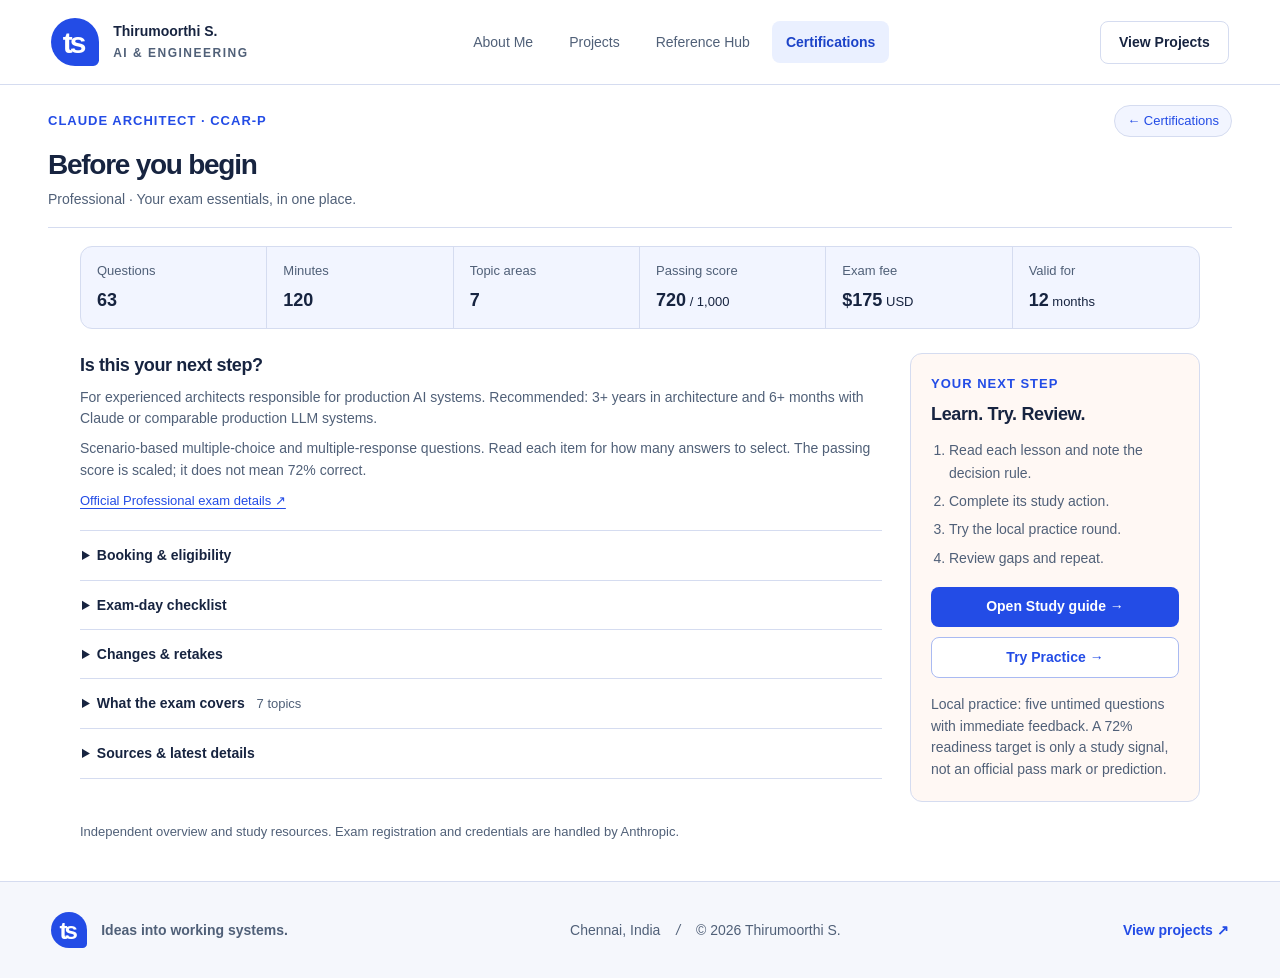
<file: claude-architect-professional-before-you-begin.html>
<!doctype html><html lang="en"><head><meta charset="utf-8"><meta name="viewport" content="width=device-width,initial-scale=1"><title>Before you begin — Professional — Thirumoorthi Samiyappan</title><meta name="description" content="Thirumoorthi Samiyappan — AI, data science and technical architecture. Explore projects, learning resources and qualifications."><link rel="icon" href="/favicon.svg"><link rel="stylesheet" href="/style.css?v=20260926-nav-chip"></head><body><a class="skip" href="#main">Skip to content</a><header><a class="brand" href="/index.html"><b class="mark">ts</b><span>Thirumoorthi S.<small>AI & ENGINEERING</small></span></a><nav aria-label="Main navigation"><a href="/index.html" >About Me</a><a href="/projects.html" >Projects</a><a href="/references.html" >Reference Hub</a><a href="/certifications.html" aria-current="page">Certifications</a></nav><a class="github" href="/projects.html">View Projects</a></header><main id="main"><section class="page-head begin-head"><div class="page-head-meta"><p class="eyebrow">CLAUDE ARCHITECT · CCAR-P</p><a class="back-link" href="/certifications.html">← Certifications</a></div><h1>Before you begin</h1><p>Professional · Your exam essentials, in one place.</p></section>
 <section class="begin-page" aria-label="Professional exam overview">
 <dl class="begin-facts"><div><dt>Questions</dt><dd>63</dd></div><div><dt>Minutes</dt><dd>120</dd></div><div><dt>Topic areas</dt><dd>7</dd></div><div><dt>Passing score</dt><dd>720<span> / 1,000</span></dd></div><div><dt>Exam fee</dt><dd>$175<span> USD</span></dd></div><div><dt>Valid for</dt><dd>12<span> months</span></dd></div></dl>
 <div class="begin-layout"><div class="begin-details"><section class="begin-intro"><h2>Is this your next step?</h2><p>For experienced architects responsible for production AI systems. Recommended: 3+ years in architecture and 6+ months with Claude or comparable production LLM systems.</p><p>Scenario-based multiple-choice and multiple-response questions. Read each item for how many answers to select. The passing score is scaled; it does not mean 72% correct.</p><a class="begin-source" href="https://everpath-course-content.s3-accelerate.amazonaws.com/instructor/6nizmqk8tpzpfjvt6qmmav7rh/public/1783542810/Claude%20Certified%20Architect%20%E2%80%93%20Professional%20Exam%20Guide.pdf">Official Professional exam details ↗</a></section>
 <details class="begin-disclosure"><summary>Booking &amp; eligibility</summary><div><p>Partner-company email required; candidates must be 18+. Register through Anthropic Partner Academy, then schedule with Pearson. Choose online proctoring or a test centre. Partner discounts may apply.</p><p>No mandatory certification prerequisite.</p></div></details>
 <details class="begin-disclosure"><summary>Exam-day checklist</summary><div><ul><li>Allow 135 minutes including check-in.</li><li>Bring government ID matching your booking.</li><li>Run Pearson’s system test for online delivery.</li><li>Closed book: no notes, documentation, or AI.</li><li>English only.</li></ul></div></details>
 <details class="begin-disclosure"><summary>Changes &amp; retakes</summary><div><p>Change appointments at least 48 hours ahead. Retake waits: 14, 30, then 90 days; maximum four attempts per rolling year. Each retake is paid.</p><a class="begin-source" href="https://anthropic-partners.skilljar.com/page/faq-certifications">Full booking, accessibility &amp; renewal policies ↗</a></div></details>
 <details class="begin-disclosure"><summary>What the exam covers <span>7 topics</span></summary><div><ul class="begin-domains"><li><span>Solution Design &amp; Architecture</span><strong>17%</strong></li><li><span>Claude Models, Prompting &amp; Context Engineering</span><strong>13%</strong></li><li><span>Integration</span><strong>19%</strong></li><li><span>Evaluation, Testing &amp; Optimization</span><strong>16%</strong></li><li><span>Governance, Safety &amp; Risk Management</span><strong>14%</strong></li><li><span>Stakeholder Communication &amp; Lifecycle Management</span><strong>14%</strong></li><li><span>Developer Productivity &amp; Operational Enablement</span><strong>7%</strong></li></ul><p>Weights show the approximate share of scored content.</p></div></details>
 <details class="begin-disclosure"><summary>Sources &amp; latest details</summary><div><p>Reviewed 25 September 2026. Confirm current fees, access, and policies before booking.</p><p><a href="https://everpath-course-content.s3-accelerate.amazonaws.com/instructor/6nizmqk8tpzpfjvt6qmmav7rh/public/1783542810/Claude%20Certified%20Architect%20%E2%80%93%20Professional%20Exam%20Guide.pdf">Official exam details</a> · <a href="https://anthropic-partners.skilljar.com/page/faq-certifications">Anthropic certification FAQ</a>. The current FAQ takes precedence where older guides differ.</p></div></details></div>
 <aside class="begin-next"><p class="eyebrow">YOUR NEXT STEP</p><h2>Learn. Try. Review.</h2><ol><li>Read each lesson and note the decision rule.</li><li>Complete its study action.</li><li>Try the local practice round.</li><li>Review gaps and repeat.</li></ol><a class="button" href="/claude-architect-professional.html">Open Study guide →</a><a class="button button-secondary" href="/claude-architect-professional-practice.html">Try Practice →</a><p class="begin-practice-note">Local practice: five untimed questions with immediate feedback. A 72% readiness target is only a study signal, not an official pass mark or prediction.</p></aside></div>
 <p class="source-note">Independent overview and study resources. Exam registration and credentials are handled by Anthropic.</p></section></main><footer><a class="brand" href="/index.html"><b class="mark">ts</b><span>Ideas into working systems.</span></a><span>Chennai, India <i> / </i> © 2026 Thirumoorthi S.</span><a href="/projects.html">View projects ↗</a></footer><script src="/app.js?v=20260924-swing"></script></body></html>
</file>
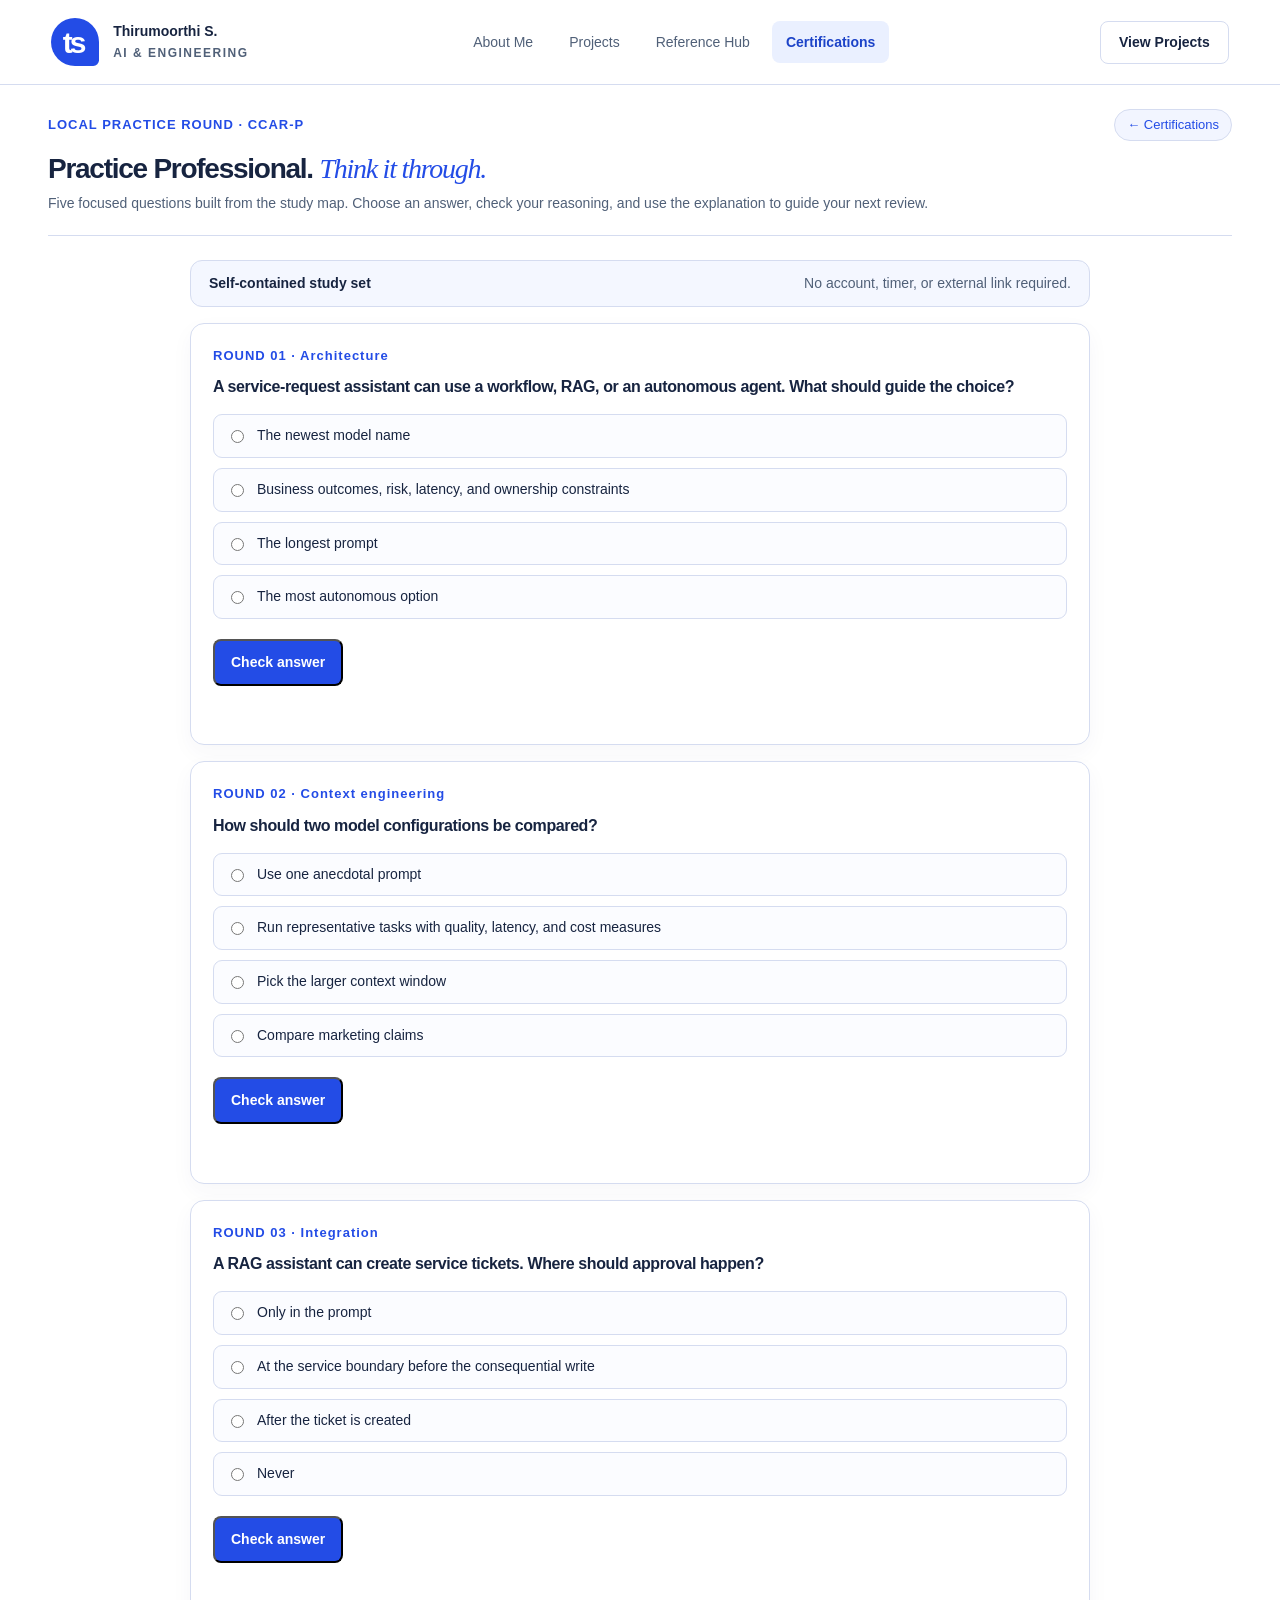
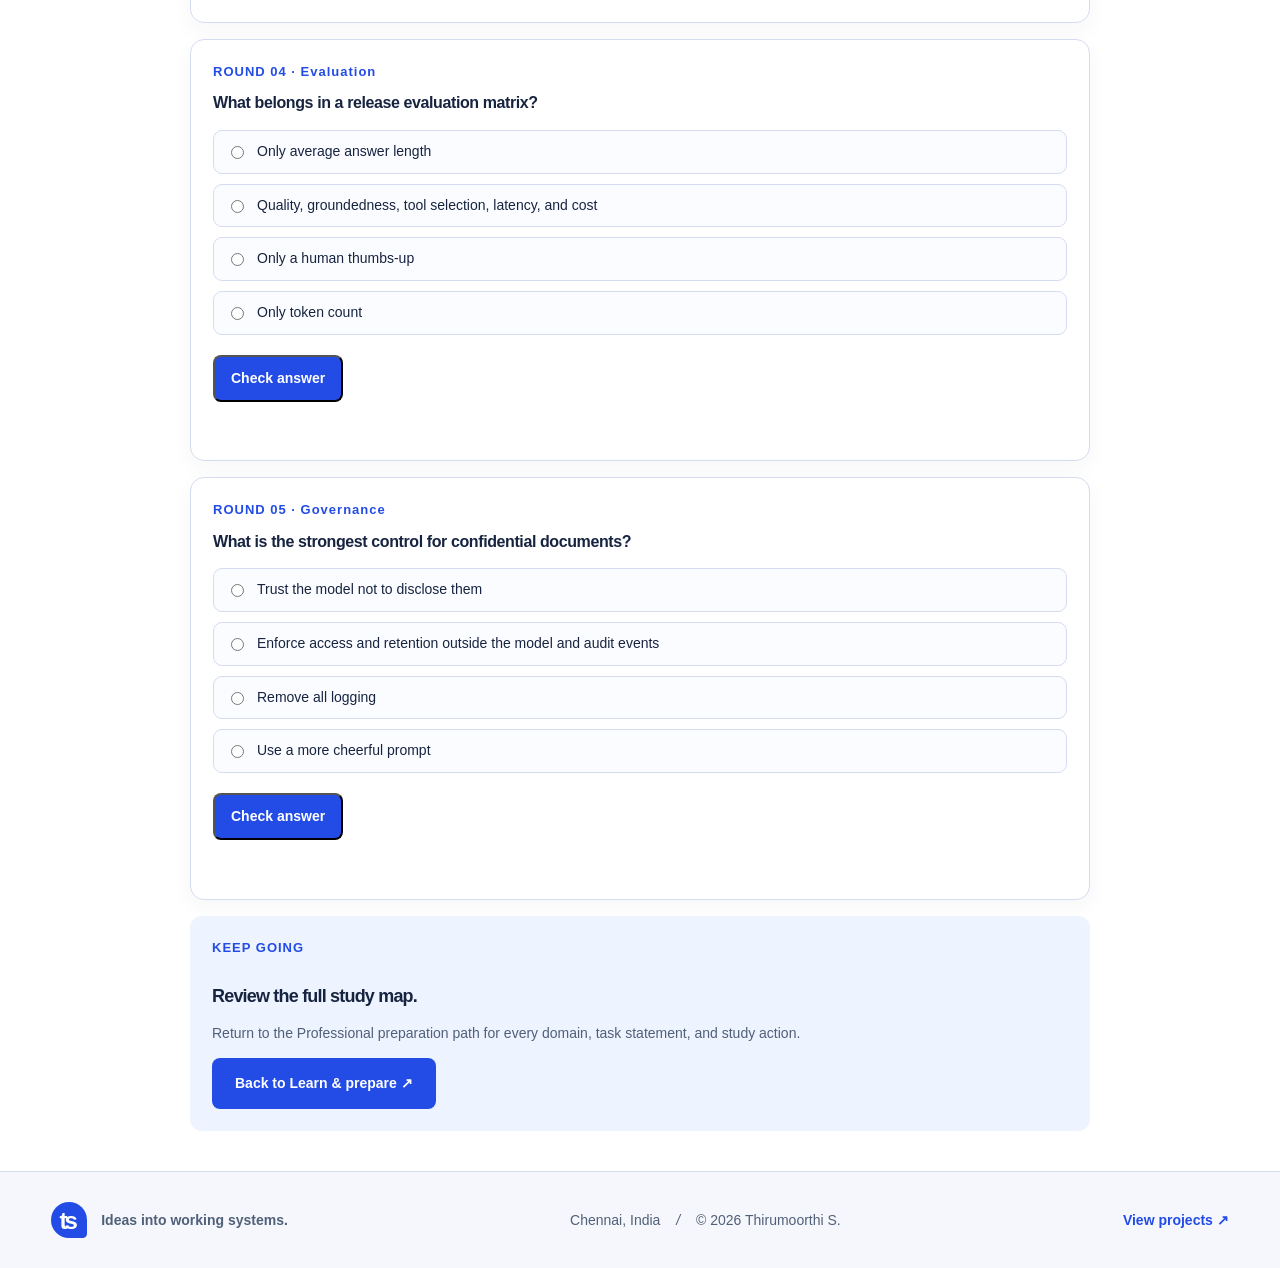
<file: claude-architect-professional-practice.html>
<!doctype html><html lang="en"><head><meta charset="utf-8"><meta name="viewport" content="width=device-width,initial-scale=1"><title>Claude Architect Professional — Practice — Thirumoorthi Samiyappan</title><meta name="description" content="Thirumoorthi Samiyappan — AI, data science and technical architecture. Explore projects, learning resources and qualifications."><link rel="icon" href="/favicon.svg"><link rel="stylesheet" href="/style.css?v=20260926-nav-chip"></head><body><a class="skip" href="#main">Skip to content</a><header><a class="brand" href="/index.html"><b class="mark">ts</b><span>Thirumoorthi S.<small>AI & ENGINEERING</small></span></a><nav aria-label="Main navigation"><a href="/index.html" >About Me</a><a href="/projects.html" >Projects</a><a href="/references.html" >Reference Hub</a><a href="/certifications.html" aria-current="page">Certifications</a></nav><a class="github" href="/projects.html">View Projects</a></header><main id="main"><section class="page-head prep-head"><div class="page-head-meta"><p class="eyebrow">LOCAL PRACTICE ROUND · CCAR-P</p><a class="back-link" href="/certifications.html">← Certifications</a></div><h1>Practice Professional.<br> <em>Think it through.</em></h1><p>Five focused questions built from the study map. Choose an answer, check your reasoning, and use the explanation to guide your next review.</p></section><section class="practice-shell"><div class="practice-banner"><strong>Self-contained study set</strong><span>No account, timer, or external link required.</span></div><article class="practice-question" data-answer="b"><p class="eyebrow">ROUND 01 · Architecture</p><h2>A service-request assistant can use a workflow, RAG, or an autonomous agent. What should guide the choice?</h2><div class="practice-options"><label><input type="radio" name="q1" value="a"> <span>The newest model name</span></label><label><input type="radio" name="q1" value="b"> <span>Business outcomes, risk, latency, and ownership constraints</span></label><label><input type="radio" name="q1" value="c"> <span>The longest prompt</span></label><label><input type="radio" name="q1" value="d"> <span>The most autonomous option</span></label></div><button class="button practice-check" type="button">Check answer</button><p class="practice-result" role="status" aria-live="polite"></p><p class="practice-explanation">Choose the least complex architecture that meets measured business and risk requirements.</p></article><article class="practice-question" data-answer="b"><p class="eyebrow">ROUND 02 · Context engineering</p><h2>How should two model configurations be compared?</h2><div class="practice-options"><label><input type="radio" name="q2" value="a"> <span>Use one anecdotal prompt</span></label><label><input type="radio" name="q2" value="b"> <span>Run representative tasks with quality, latency, and cost measures</span></label><label><input type="radio" name="q2" value="c"> <span>Pick the larger context window</span></label><label><input type="radio" name="q2" value="d"> <span>Compare marketing claims</span></label></div><button class="button practice-check" type="button">Check answer</button><p class="practice-result" role="status" aria-live="polite"></p><p class="practice-explanation">A fair evaluation uses the same representative tasks and explicit success measures.</p></article><article class="practice-question" data-answer="b"><p class="eyebrow">ROUND 03 · Integration</p><h2>A RAG assistant can create service tickets. Where should approval happen?</h2><div class="practice-options"><label><input type="radio" name="q3" value="a"> <span>Only in the prompt</span></label><label><input type="radio" name="q3" value="b"> <span>At the service boundary before the consequential write</span></label><label><input type="radio" name="q3" value="c"> <span>After the ticket is created</span></label><label><input type="radio" name="q3" value="d"> <span>Never</span></label></div><button class="button practice-check" type="button">Check answer</button><p class="practice-result" role="status" aria-live="polite"></p><p class="practice-explanation">Authorization and approval belong in deterministic application controls around writes.</p></article><article class="practice-question" data-answer="b"><p class="eyebrow">ROUND 04 · Evaluation</p><h2>What belongs in a release evaluation matrix?</h2><div class="practice-options"><label><input type="radio" name="q4" value="a"> <span>Only average answer length</span></label><label><input type="radio" name="q4" value="b"> <span>Quality, groundedness, tool selection, latency, and cost</span></label><label><input type="radio" name="q4" value="c"> <span>Only a human thumbs-up</span></label><label><input type="radio" name="q4" value="d"> <span>Only token count</span></label></div><button class="button practice-check" type="button">Check answer</button><p class="practice-result" role="status" aria-live="polite"></p><p class="practice-explanation">Break results down by task and failure type, using both automated and human checks where needed.</p></article><article class="practice-question" data-answer="b"><p class="eyebrow">ROUND 05 · Governance</p><h2>What is the strongest control for confidential documents?</h2><div class="practice-options"><label><input type="radio" name="q5" value="a"> <span>Trust the model not to disclose them</span></label><label><input type="radio" name="q5" value="b"> <span>Enforce access and retention outside the model and audit events</span></label><label><input type="radio" name="q5" value="c"> <span>Remove all logging</span></label><label><input type="radio" name="q5" value="d"> <span>Use a more cheerful prompt</span></label></div><button class="button practice-check" type="button">Check answer</button><p class="practice-result" role="status" aria-live="polite"></p><p class="practice-explanation">Policies must be enforced in the surrounding system, with accountable audit trails.</p></article><div class="study-finish"><p class="eyebrow">KEEP GOING</p><h2>Review the full study map.</h2><p>Return to the Professional preparation path for every domain, task statement, and study action.</p><a class="button" href="/claude-architect-professional.html">Back to Learn & prepare ↗</a></div></section></main><footer><a class="brand" href="/index.html"><b class="mark">ts</b><span>Ideas into working systems.</span></a><span>Chennai, India <i> / </i> © 2026 Thirumoorthi S.</span><a href="/projects.html">View projects ↗</a></footer><script src="/app.js"></script></body></html>
</file>
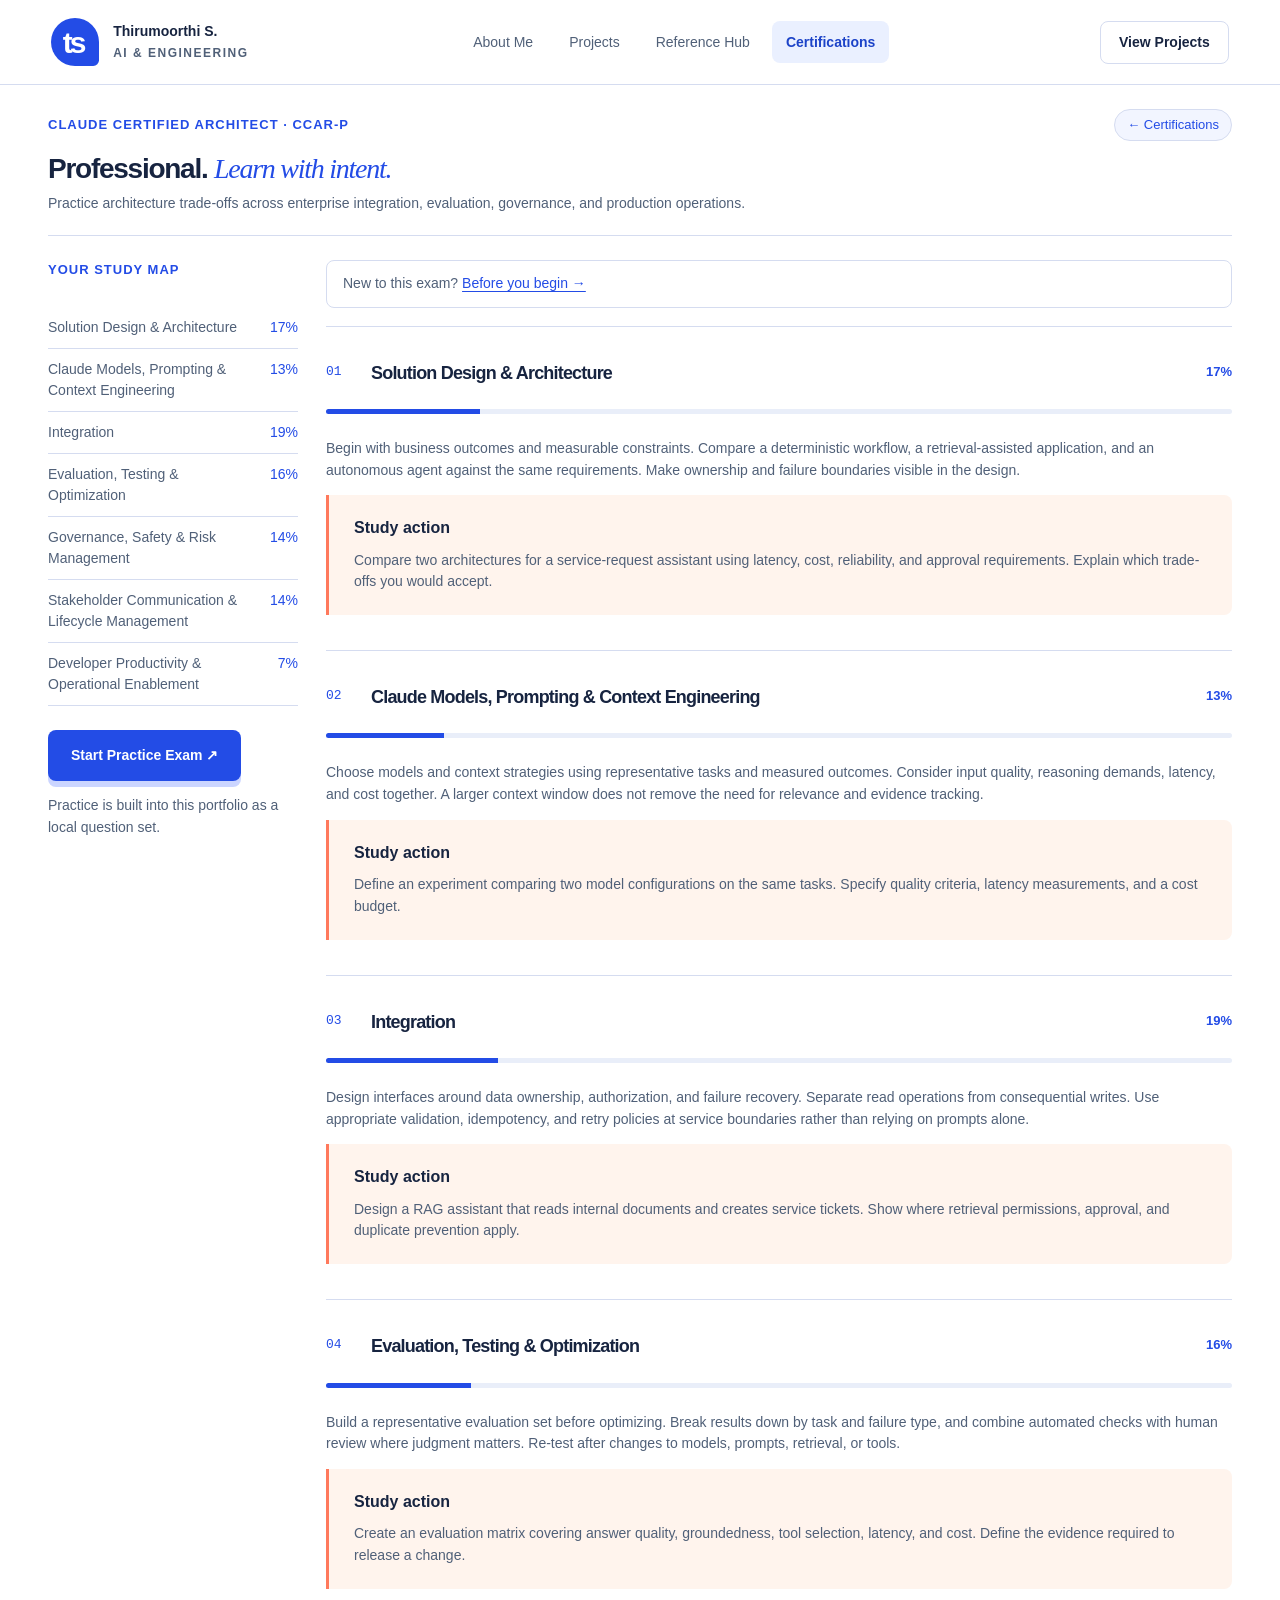
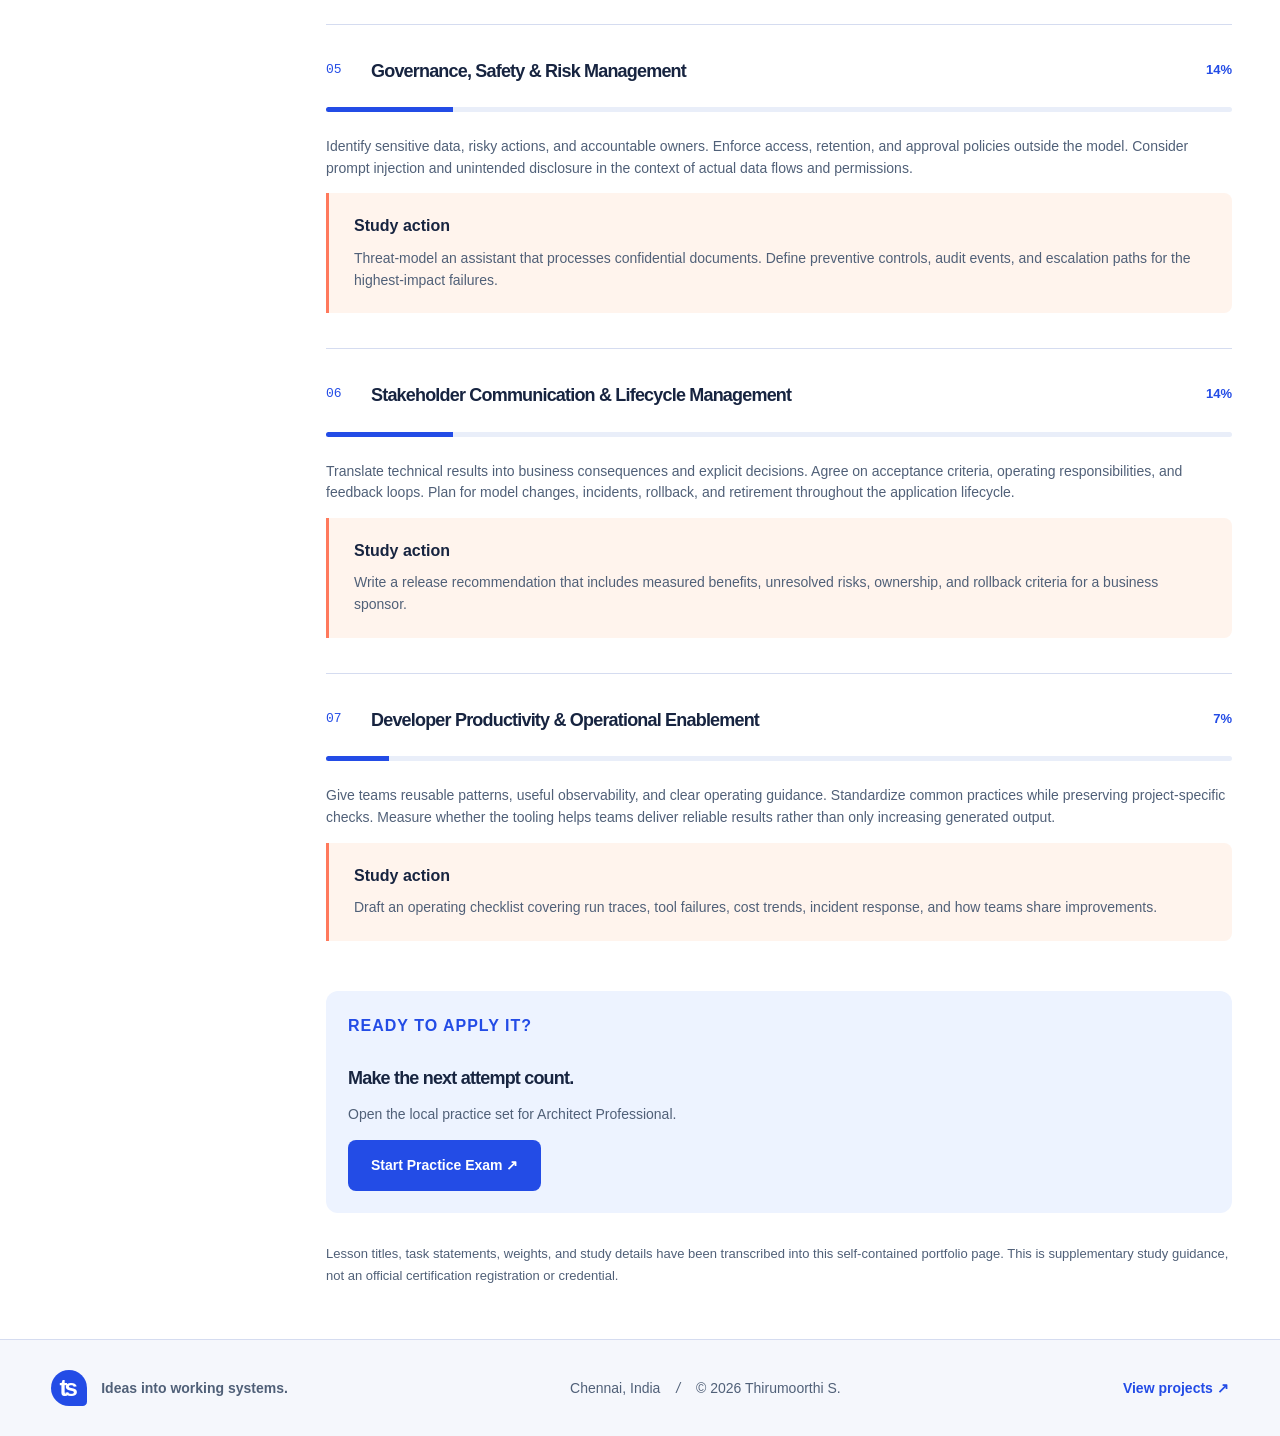
<file: claude-architect-professional.html>
<!doctype html><html lang="en"><head><meta charset="utf-8"><meta name="viewport" content="width=device-width,initial-scale=1"><title>Claude Architect Professional — Preparation — Thirumoorthi Samiyappan</title><meta name="description" content="Thirumoorthi Samiyappan — AI, data science and technical architecture. Explore projects, learning resources and qualifications."><link rel="icon" href="/favicon.svg"><link rel="stylesheet" href="/style.css?v=20260926-nav-chip"></head><body><a class="skip" href="#main">Skip to content</a><header><a class="brand" href="/index.html"><b class="mark">ts</b><span>Thirumoorthi S.<small>AI & ENGINEERING</small></span></a><nav aria-label="Main navigation"><a href="/index.html" >About Me</a><a href="/projects.html" >Projects</a><a href="/references.html" >Reference Hub</a><a href="/certifications.html" aria-current="page">Certifications</a></nav><a class="github" href="/projects.html">View Projects</a></header><main id="main"><section class="page-head prep-head"><div class="page-head-meta"><p class="eyebrow">CLAUDE CERTIFIED ARCHITECT · CCAR-P</p><a class="back-link" href="/certifications.html">← Certifications</a></div><h1>Professional.<br> <em>Learn with intent.</em></h1><p>Practice architecture trade-offs across enterprise integration, evaluation, governance, and production operations.</p></section><div class="prep-layout"><aside class="study-sidebar"><p class="eyebrow">YOUR STUDY MAP</p><nav aria-label="Study topics"><a href="#topic-1">Solution Design &amp; Architecture <span>17%</span></a><a href="#topic-2">Claude Models, Prompting &amp; Context Engineering <span>13%</span></a><a href="#topic-3">Integration <span>19%</span></a><a href="#topic-4">Evaluation, Testing &amp; Optimization <span>16%</span></a><a href="#topic-5">Governance, Safety &amp; Risk Management <span>14%</span></a><a href="#topic-6">Stakeholder Communication &amp; Lifecycle Management <span>14%</span></a><a href="#topic-7">Developer Productivity &amp; Operational Enablement <span>7%</span></a></nav><a class="button" href="/claude-architect-professional-practice.html">Start Practice Exam ↗</a><p>Practice is built into this portfolio as a local question set.</p></aside><div class="study-content"><p class="orientation-link">New to this exam? <a href="/claude-architect-professional-before-you-begin.html">Before you begin →</a></p><article class="study-topic" id="topic-1"><div class="topic-heading"><span class="num">01</span><h2>Solution Design &amp; Architecture</h2><span class="topic-weight">17%</span></div><div class="weight-track" aria-hidden="true"><span style="width:17%"></span></div><p>Begin with business outcomes and measurable constraints. Compare a deterministic workflow, a retrieval-assisted application, and an autonomous agent against the same requirements. Make ownership and failure boundaries visible in the design.</p><div class="try-it"><h3>Study action</h3><p>Compare two architectures for a service-request assistant using latency, cost, reliability, and approval requirements. Explain which trade-offs you would accept.</p></div></article><article class="study-topic" id="topic-2"><div class="topic-heading"><span class="num">02</span><h2>Claude Models, Prompting &amp; Context Engineering</h2><span class="topic-weight">13%</span></div><div class="weight-track" aria-hidden="true"><span style="width:13%"></span></div><p>Choose models and context strategies using representative tasks and measured outcomes. Consider input quality, reasoning demands, latency, and cost together. A larger context window does not remove the need for relevance and evidence tracking.</p><div class="try-it"><h3>Study action</h3><p>Define an experiment comparing two model configurations on the same tasks. Specify quality criteria, latency measurements, and a cost budget.</p></div></article><article class="study-topic" id="topic-3"><div class="topic-heading"><span class="num">03</span><h2>Integration</h2><span class="topic-weight">19%</span></div><div class="weight-track" aria-hidden="true"><span style="width:19%"></span></div><p>Design interfaces around data ownership, authorization, and failure recovery. Separate read operations from consequential writes. Use appropriate validation, idempotency, and retry policies at service boundaries rather than relying on prompts alone.</p><div class="try-it"><h3>Study action</h3><p>Design a RAG assistant that reads internal documents and creates service tickets. Show where retrieval permissions, approval, and duplicate prevention apply.</p></div></article><article class="study-topic" id="topic-4"><div class="topic-heading"><span class="num">04</span><h2>Evaluation, Testing &amp; Optimization</h2><span class="topic-weight">16%</span></div><div class="weight-track" aria-hidden="true"><span style="width:16%"></span></div><p>Build a representative evaluation set before optimizing. Break results down by task and failure type, and combine automated checks with human review where judgment matters. Re-test after changes to models, prompts, retrieval, or tools.</p><div class="try-it"><h3>Study action</h3><p>Create an evaluation matrix covering answer quality, groundedness, tool selection, latency, and cost. Define the evidence required to release a change.</p></div></article><article class="study-topic" id="topic-5"><div class="topic-heading"><span class="num">05</span><h2>Governance, Safety &amp; Risk Management</h2><span class="topic-weight">14%</span></div><div class="weight-track" aria-hidden="true"><span style="width:14%"></span></div><p>Identify sensitive data, risky actions, and accountable owners. Enforce access, retention, and approval policies outside the model. Consider prompt injection and unintended disclosure in the context of actual data flows and permissions.</p><div class="try-it"><h3>Study action</h3><p>Threat-model an assistant that processes confidential documents. Define preventive controls, audit events, and escalation paths for the highest-impact failures.</p></div></article><article class="study-topic" id="topic-6"><div class="topic-heading"><span class="num">06</span><h2>Stakeholder Communication &amp; Lifecycle Management</h2><span class="topic-weight">14%</span></div><div class="weight-track" aria-hidden="true"><span style="width:14%"></span></div><p>Translate technical results into business consequences and explicit decisions. Agree on acceptance criteria, operating responsibilities, and feedback loops. Plan for model changes, incidents, rollback, and retirement throughout the application lifecycle.</p><div class="try-it"><h3>Study action</h3><p>Write a release recommendation that includes measured benefits, unresolved risks, ownership, and rollback criteria for a business sponsor.</p></div></article><article class="study-topic" id="topic-7"><div class="topic-heading"><span class="num">07</span><h2>Developer Productivity &amp; Operational Enablement</h2><span class="topic-weight">7%</span></div><div class="weight-track" aria-hidden="true"><span style="width:7%"></span></div><p>Give teams reusable patterns, useful observability, and clear operating guidance. Standardize common practices while preserving project-specific checks. Measure whether the tooling helps teams deliver reliable results rather than only increasing generated output.</p><div class="try-it"><h3>Study action</h3><p>Draft an operating checklist covering run traces, tool failures, cost trends, incident response, and how teams share improvements.</p></div></article><section class="study-finish"><p class="eyebrow">READY TO APPLY IT?</p><h2>Make the next attempt count.</h2><p>Open the local practice set for Architect Professional.</p><a class="button" href="/claude-architect-professional-practice.html">Start Practice Exam ↗</a></section><p class="source-note">Lesson titles, task statements, weights, and study details have been transcribed into this self-contained portfolio page. This is supplementary study guidance, not an official certification registration or credential.</p></div></div></main><footer><a class="brand" href="/index.html"><b class="mark">ts</b><span>Ideas into working systems.</span></a><span>Chennai, India <i> / </i> © 2026 Thirumoorthi S.</span><a href="/projects.html">View projects ↗</a></footer><script src="/app.js?v=20260924-swing"></script></body></html>
</file>
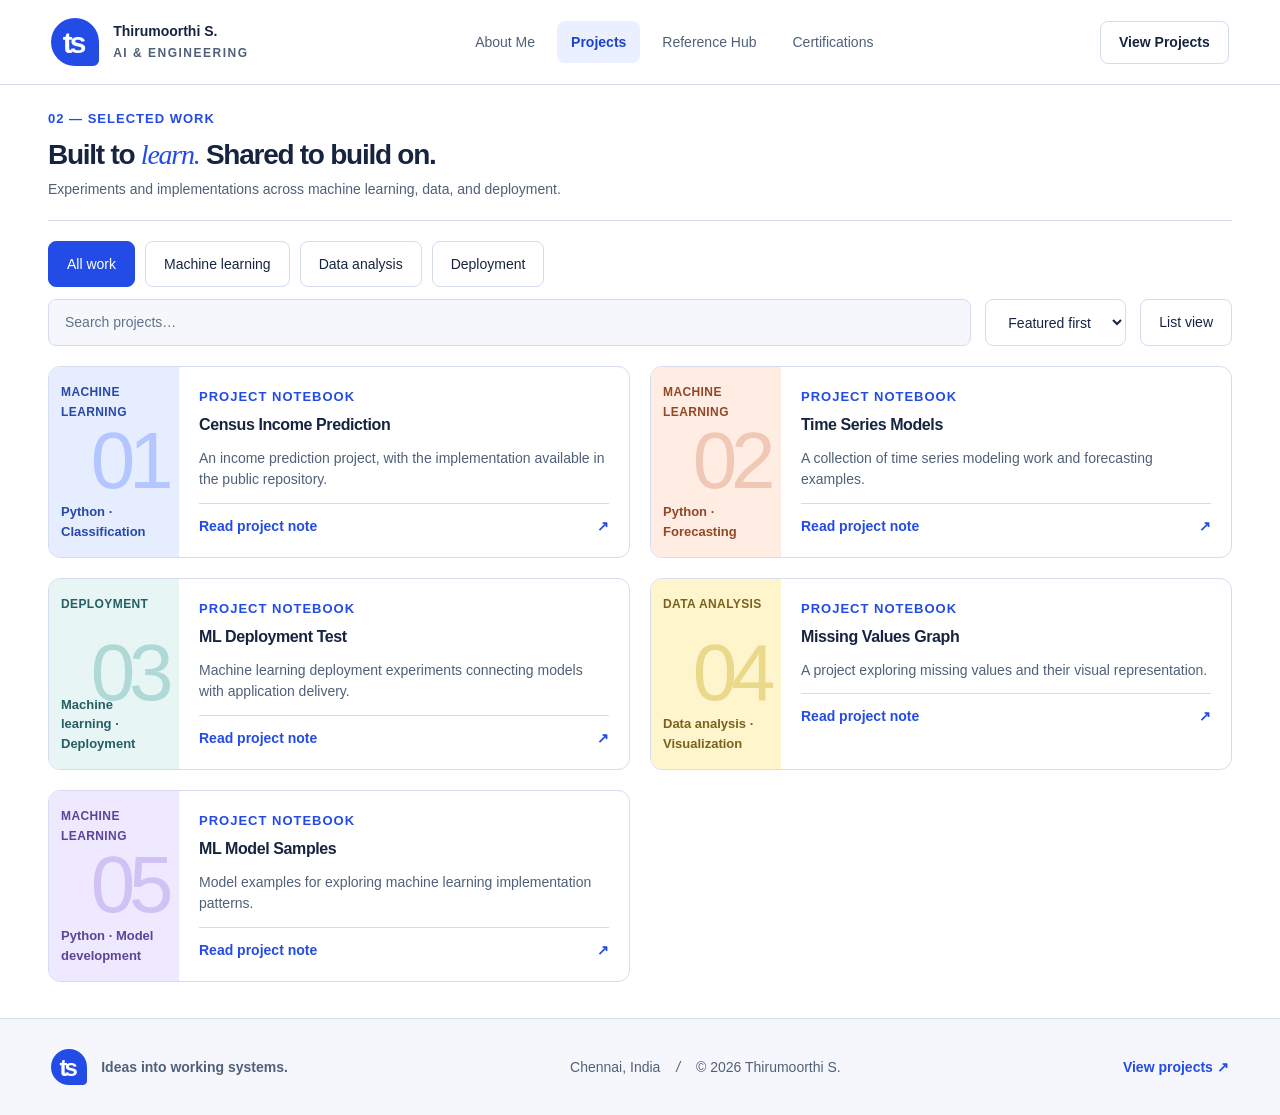
<file: projects.html>
<!doctype html><html lang="en"><head><meta charset="utf-8"><meta name="viewport" content="width=device-width,initial-scale=1"><title>Projects — Thirumoorthi Samiyappan</title><meta name="description" content="Thirumoorthi Samiyappan — AI, data science and technical architecture. Explore projects, learning resources and qualifications."><link rel="icon" href="/favicon.svg"><link rel="stylesheet" href="/style.css?v=20260926-nav-chip"></head><body><a class="skip" href="#main">Skip to content</a><header><a class="brand" href="/index.html"><b class="mark">ts</b><span>Thirumoorthi S.<small>AI & ENGINEERING</small></span></a><nav aria-label="Main navigation"><a href="/index.html" >About Me</a><a href="/projects.html" aria-current="page">Projects</a><a href="/references.html" >Reference Hub</a><a href="/certifications.html" >Certifications</a></nav><a class="github" href="/projects.html">View Projects</a></header><main id="main"><section class="page-head"><p class="eyebrow">02 — SELECTED WORK</p><h1>Built to <em>learn.</em><br> Shared to build on.</h1><p>Experiments and implementations across machine learning, data, and deployment.</p></section><div class="toolbar"><div class="filters" aria-label="Project categories"><button class="active" data-filter="All" aria-pressed="true">All work</button><button data-filter="Machine Learning" aria-pressed="false">Machine learning</button><button data-filter="Data Analysis" aria-pressed="false">Data analysis</button><button data-filter="Deployment" aria-pressed="false">Deployment</button></div><div class="searchrow"><input id="search" type="search" aria-label="Search projects" placeholder="Search projects…"><select id="sort" aria-label="Sort projects"><option value="featured">Featured first</option><option value="az">Title A–Z</option></select><button id="layout" aria-pressed="false">List view</button></div></div><section class="project-grid"><article class="project" data-category="Machine Learning" data-title="Census Income Prediction" data-order="01"><div class="project-art art01"><span>MACHINE LEARNING</span><b>01</b><span class="art-caption">Python · Classification</span></div><div class="project-body"><p class="eyebrow">PROJECT NOTEBOOK</p><h2>Census Income Prediction</h2><p>An income prediction project, with the implementation available in the public repository.</p><a href="/projects.html#project-01">Read project note <span>↗</span></a></div></article><article class="project" data-category="Machine Learning" data-title="Time Series Models" data-order="02"><div class="project-art art02"><span>MACHINE LEARNING</span><b>02</b><span class="art-caption">Python · Forecasting</span></div><div class="project-body"><p class="eyebrow">PROJECT NOTEBOOK</p><h2>Time Series Models</h2><p>A collection of time series modeling work and forecasting examples.</p><a href="/projects.html#project-02">Read project note <span>↗</span></a></div></article><article class="project" data-category="Deployment" data-title="ML Deployment Test" data-order="03"><div class="project-art art03"><span>DEPLOYMENT</span><b>03</b><span class="art-caption">Machine learning · Deployment</span></div><div class="project-body"><p class="eyebrow">PROJECT NOTEBOOK</p><h2>ML Deployment Test</h2><p>Machine learning deployment experiments connecting models with application delivery.</p><a href="/projects.html#project-03">Read project note <span>↗</span></a></div></article><article class="project" data-category="Data Analysis" data-title="Missing Values Graph" data-order="04"><div class="project-art art04"><span>DATA ANALYSIS</span><b>04</b><span class="art-caption">Data analysis · Visualization</span></div><div class="project-body"><p class="eyebrow">PROJECT NOTEBOOK</p><h2>Missing Values Graph</h2><p>A project exploring missing values and their visual representation.</p><a href="/projects.html#project-04">Read project note <span>↗</span></a></div></article><article class="project" data-category="Machine Learning" data-title="ML Model Samples" data-order="05"><div class="project-art art05"><span>MACHINE LEARNING</span><b>05</b><span class="art-caption">Python · Model development</span></div><div class="project-body"><p class="eyebrow">PROJECT NOTEBOOK</p><h2>ML Model Samples</h2><p>Model examples for exploring machine learning implementation patterns.</p><a href="/projects.html#project-05">Read project note <span>↗</span></a></div></article></section><p id="empty" hidden>No matching projects. Try a different search or category.</p></main><footer><a class="brand" href="/index.html"><b class="mark">ts</b><span>Ideas into working systems.</span></a><span>Chennai, India <i> / </i> © 2026 Thirumoorthi S.</span><a href="/projects.html">View projects ↗</a></footer><script src="/app.js"></script></body></html>
</file>
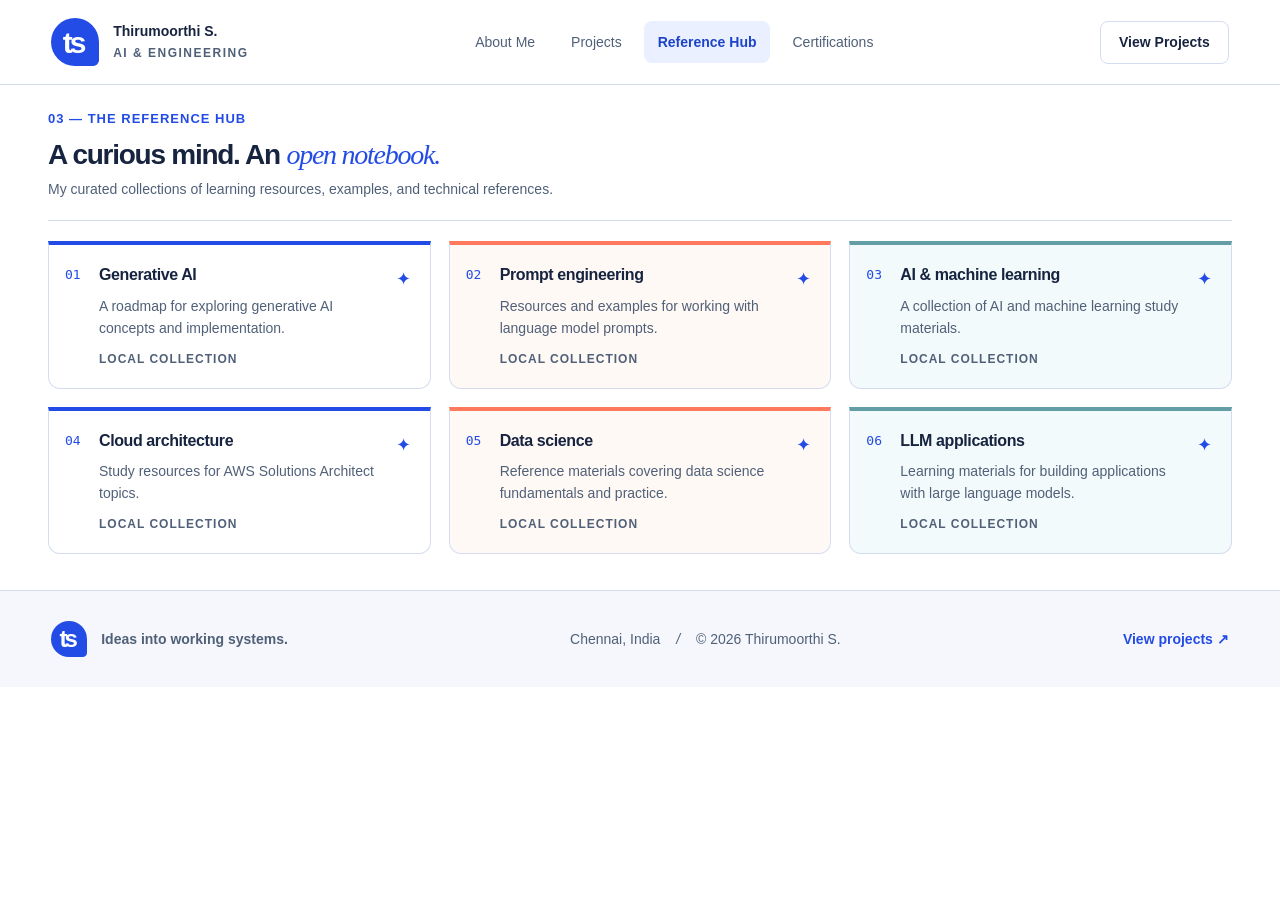
<file: references.html>
<!doctype html><html lang="en"><head><meta charset="utf-8"><meta name="viewport" content="width=device-width,initial-scale=1"><title>Reference Hub — Thirumoorthi Samiyappan</title><meta name="description" content="Thirumoorthi Samiyappan — AI, data science and technical architecture. Explore projects, learning resources and qualifications."><link rel="icon" href="/favicon.svg"><link rel="stylesheet" href="/style.css?v=20260926-nav-chip"></head><body><a class="skip" href="#main">Skip to content</a><header><a class="brand" href="/index.html"><b class="mark">ts</b><span>Thirumoorthi S.<small>AI & ENGINEERING</small></span></a><nav aria-label="Main navigation"><a href="/index.html" >About Me</a><a href="/projects.html" >Projects</a><a href="/references.html" aria-current="page">Reference Hub</a><a href="/certifications.html" >Certifications</a></nav><a class="github" href="/projects.html">View Projects</a></header><main id="main"><section class="page-head"><p class="eyebrow">03 — THE REFERENCE HUB</p><h1>A curious mind.<br> An <em>open notebook.</em></h1><p>My curated collections of learning resources, examples, and technical references.</p></section><section class="reference-list"><article class="reference"><span class="num">01</span><div><h2>Generative AI</h2><p>A roadmap for exploring generative AI concepts and implementation.</p></div><span class="resource-type">LOCAL COLLECTION</span><span class="arrow" aria-hidden="true">✦</span></article><article class="reference"><span class="num">02</span><div><h2>Prompt engineering</h2><p>Resources and examples for working with language model prompts.</p></div><span class="resource-type">LOCAL COLLECTION</span><span class="arrow" aria-hidden="true">✦</span></article><article class="reference"><span class="num">03</span><div><h2>AI & machine learning</h2><p>A collection of AI and machine learning study materials.</p></div><span class="resource-type">LOCAL COLLECTION</span><span class="arrow" aria-hidden="true">✦</span></article><article class="reference"><span class="num">04</span><div><h2>Cloud architecture</h2><p>Study resources for AWS Solutions Architect topics.</p></div><span class="resource-type">LOCAL COLLECTION</span><span class="arrow" aria-hidden="true">✦</span></article><article class="reference"><span class="num">05</span><div><h2>Data science</h2><p>Reference materials covering data science fundamentals and practice.</p></div><span class="resource-type">LOCAL COLLECTION</span><span class="arrow" aria-hidden="true">✦</span></article><article class="reference"><span class="num">06</span><div><h2>LLM applications</h2><p>Learning materials for building applications with large language models.</p></div><span class="resource-type">LOCAL COLLECTION</span><span class="arrow" aria-hidden="true">✦</span></article></section></main><footer><a class="brand" href="/index.html"><b class="mark">ts</b><span>Ideas into working systems.</span></a><span>Chennai, India <i> / </i> © 2026 Thirumoorthi S.</span><a href="/projects.html">View projects ↗</a></footer><script src="/app.js"></script></body></html>
</file>
<file: style.css>
:root{color-scheme:light;--bg:#fff;--surface:#f2f5ff;--line:#d5dcf0;--text:#172440;--muted:#506078;--blue:#234ce6;--coral:#ff795c}*{box-sizing:border-box}body{margin:0;background:var(--bg);color:var(--text);font:1.125rem/1.75 'DM Sans',Arial,sans-serif}a{color:inherit;text-decoration:none}button,input,select{font:inherit}button{cursor:pointer}a,button,input,select{outline-offset:5px}a:focus-visible,button:focus-visible,input:focus-visible,select:focus-visible{outline:3px solid var(--blue)}header{max-width:1480px;margin:auto;padding:26px 4%;display:flex;align-items:center;justify-content:space-between;gap:24px;border-bottom:1px solid var(--line)}.brand{display:flex;align-items:center;gap:14px;line-height:1.3;font-size:1.125rem;font-weight:700}.brand small{display:block;font-size:.75rem;letter-spacing:1.5px;color:var(--muted);margin-top:6px}.mark{display:grid;place-items:center;flex-shrink:0;width:48px;height:48px;background:var(--blue);color:white;border-radius:50% 50% 12% 50%;font-size:1.875rem;letter-spacing:-3px;padding-right:4px}nav{display:flex;gap:8px;flex-wrap:wrap}nav a{font-size:1rem;padding:10px 14px;border-radius:8px;color:var(--muted)}nav a[aria-current]{background:#eaf0ff;color:#1c43c8;font-weight:700}nav a:hover{background:#f1f4fc;color:var(--blue)}.github{font-size:1rem;font-weight:600;border:1px solid var(--line);padding:10px 18px;border-radius:8px}main{max-width:1360px;margin:auto;padding:0 48px}h1,h2,h3{font-family:'Manrope',Arial,sans-serif;line-height:1.15;font-weight:600;margin:0;letter-spacing:-.045em}h1{font-size:clamp(3.25rem,5.7vw,5.4rem)}h1 em{font-family:Georgia,serif;color:var(--blue);font-weight:400}p{color:var(--muted)}.eyebrow{font-size:.875rem;letter-spacing:1.5px;font-weight:700;color:var(--blue);margin:0 0 28px}.hero{display:grid;grid-template-columns:minmax(0,1.25fr) minmax(0,1fr);gap:65px;padding:70px 0;align-items:center}.hero-copy{padding:15px 0}.hero .intro{font-size:1.25rem;line-height:1.75;max-width:590px;margin:28px 0 32px}.cta{display:flex;flex-wrap:wrap;gap:24px;align-items:center}.button{background:var(--blue);color:white;border-radius:8px;padding:15px 23px;display:inline-flex;gap:25px;font-size:1rem;font-weight:700;box-shadow:0 6px 0 #cbd5ff;transition:transform .2s}.button:hover{transform:translateY(-3px);background:#193abc}.textlink{font-size:1rem;font-weight:600;text-decoration:underline;text-underline-offset:6px}.identity-panel{background:#eef3ff;border:1px solid var(--line);border-radius:130px 12px 12px 12px;padding:30px;position:relative;box-shadow:14px 14px 0 #ffdfd6}.panel-top{display:flex;justify-content:space-between;gap:20px;font-size:.75rem;letter-spacing:.7px;color:#475b83;margin:8px 0 26px;padding-left:30px}.panel-top span:first-child{max-width:210px}.portrait-frame{width:85%;margin:0 auto 28px;background:white;border-radius:110px 110px 10px 10px;overflow:hidden;border:8px solid white;box-shadow:0 12px 35px #385aa219;transform:rotate(-3deg)}.portrait-frame img{display:block;width:100%;height:auto;aspect-ratio:1;object-fit:cover}.panel-bottom{border-top:1px solid #c6d2eb;padding-top:22px}.panel-bottom h2{font-size:2rem;letter-spacing:-.04em}.panel-bottom p{font-size:1rem;margin:12px 0 0;color:#475b83}.discipline{display:flex;justify-content:space-between;flex-wrap:wrap;gap:18px 24px;padding:27px 0;border-block:1px solid var(--line);font-size:.875rem;font-weight:700;color:#40516d;letter-spacing:.6px}.about{padding:78px 0 40px;display:grid;grid-template-columns:1fr 1.1fr;gap:80px}.about h2{font-size:2.65rem}.about .large{font-size:1.625rem;line-height:1.5;color:var(--text);margin-top:0}.about p{font-size:1.125rem}.focus-grid{display:grid;grid-template-columns:repeat(3,minmax(0,1fr));gap:22px;margin:10px 0 80px}.focus-grid article{padding:30px;border:1px solid var(--line);border-radius:12px}.focus-grid article:nth-child(2){background:#eef3ff;transform:translateY(15px)}.focus-grid article:nth-child(3){background:#fff1eb}.num{font-family:monospace;color:var(--blue);font-size:1rem}.focus-grid h3{font-size:1.5rem;margin:25px 0 16px}.focus-grid p{font-size:1.125rem;margin:0}.page-head{padding:65px 0 40px;border-bottom:1px solid var(--line);margin-bottom:28px}.page-head h1{font-size:clamp(3rem,5.2vw,4.65rem)}.page-head>p:last-child{font-size:1.25rem;max-width:740px;margin:28px 0 0}.toolbar{padding:5px 0 34px}.filters{display:flex;flex-wrap:wrap;gap:10px}.filters button,#layout,select{border:1px solid var(--line);background:white;color:var(--text);border-radius:8px;padding:10px 18px;font-size:1rem;min-height:46px}.filters button.active{background:var(--blue);color:white;border-color:var(--blue)}.searchrow{display:flex;gap:14px;margin-top:22px;flex-wrap:wrap}input{flex:1;min-width:180px;background:#f5f7fc;border:1px solid var(--line);border-radius:8px;padding:12px 16px;color:var(--text);font-size:1.125rem}input::placeholder{color:#63728a}.project-grid{display:grid;grid-template-columns:repeat(2,minmax(0,1fr));gap:32px;margin-bottom:80px}.project{border:1px solid var(--line);border-radius:12px;overflow:hidden;background:white;transition:transform .2s,box-shadow .2s}.project:hover{transform:translateY(-4px);box-shadow:0 12px 32px #27396912}.project-art{height:225px;position:relative;overflow:hidden;padding:26px;display:flex;flex-direction:column;justify-content:space-between;background:#e6edff;color:#2648a9}.project-art>span{font-size:.875rem;letter-spacing:1px;position:relative;z-index:1;font-weight:600}.project-art b{position:absolute;right:22px;top:-30px;font:11rem/1.3 'Manrope',Arial;letter-spacing:-.08em;color:#b4c6ff}.project-art .art-caption{font-size:1rem;letter-spacing:0;max-width:65%;line-height:1.5}.art02{background:#ffede4;color:#914827}.art02 b{color:#efc9b5}.art03{background:#e8f5f5;color:#245f64}.art03 b{color:#afd9d7}.art04{background:#fff5cc;color:#79621e}.art04 b{color:#ead98b}.art05{background:#eee9ff;color:#5c4599}.art05 b{color:#d0c2f4}.project-body{padding:30px}.project-body .eyebrow{font-size:.875rem;margin-bottom:15px}.project-body h2{font-size:1.875rem}.project-body p:not(.eyebrow){font-size:1.125rem;min-height:64px}.project-body>a{display:flex;justify-content:space-between;gap:20px;padding-top:20px;border-top:1px solid var(--line);font-size:1rem;font-weight:700;color:var(--blue)}.project-grid.list{grid-template-columns:1fr}.list .project{display:grid;grid-template-columns:240px 1fr}.list .project-art{height:100%}.reference-list{display:grid;grid-template-columns:repeat(2,minmax(0,1fr));gap:24px;margin:36px 0 90px;counter-reset:ref}.reference{display:grid;grid-template-columns:36px 1fr 24px;gap:18px;padding:30px;border:1px solid var(--line);border-top:4px solid var(--blue);border-radius:0 0 12px 12px;align-items:start;background:#fff;transition:background .2s,transform .2s}.reference:nth-child(3n+2){border-top-color:var(--coral);background:#fff9f5}.reference:nth-child(3n){border-top-color:#639da5;background:#f3fafb}.reference:hover{transform:translateY(-4px);background:#edf2ff}.reference h2{font-size:1.65rem}.reference p{font-size:1.125rem;margin:15px 0 0}.resource-type{grid-column:2;font-size:.75rem;letter-spacing:1px;font-weight:600;color:var(--muted)}.reference .arrow{grid-column:3;grid-row:1;font-size:1.5rem;color:var(--blue)}.credentials{display:grid;grid-template-columns:repeat(2,minmax(0,1fr));gap:28px;margin:35px 0}.credential{padding:38px;border:1px solid var(--line);border-radius:12px;background:linear-gradient(150deg,#edf3ff,white 70%);position:relative;overflow:hidden;border-top:5px solid var(--blue)}.credential:nth-child(2){background:linear-gradient(150deg,#fff0e8,white 70%);border-top-color:var(--coral)}.credential-symbol{display:grid;place-items:center;width:90px;height:90px;background:#dce7ff;color:#2449c5;border:1px solid #b9ccff;font:2rem Georgia,serif;border-radius:24px;margin-bottom:35px}.credential-symbol.second{background:#ffe3d5;color:#87452d;border-color:#efbea7;font-size:1.5rem}.credential .eyebrow{margin-bottom:20px}.credential h2{font-size:2rem}.credential-label{display:block;border-top:1px solid var(--line);padding-top:23px;margin-top:28px;font-size:1rem;color:var(--muted)}.cert-note{display:flex;align-items:center;gap:15px;margin-bottom:80px;font-size:1rem}.cert-note>span{border:1px solid var(--line);border-radius:50%;width:28px;height:28px;flex-shrink:0;text-align:center;line-height:26px}.cert-note p{font-size:1rem}footer{border-top:1px solid var(--line);padding:30px 4%;display:flex;justify-content:space-between;align-items:center;gap:25px;font-size:.875rem;color:var(--muted);background:#f5f7fc;flex-wrap:wrap}footer .brand{font-size:1rem}footer .mark{width:36px;height:36px;font-size:1.5rem}footer i{margin:0 12px}footer>a:last-child{font-size:1rem;color:var(--blue);font-weight:600}.skip{position:absolute;top:-100px;left:15px;background:var(--blue);color:white;padding:10px;z-index:5}.skip:focus{top:10px}[hidden]{display:none!important}main{animation:enter .45s ease-out}@keyframes enter{from{opacity:0;transform:translateY(8px)}to{opacity:1;transform:none}}@media(prefers-reduced-motion:reduce){*{animation:none!important;transition:none!important}}@media(max-width:1050px){header{flex-wrap:wrap}nav{order:3;width:100%;justify-content:center}.hero{gap:35px}.hero h1{font-size:3.7rem}.identity-panel{padding:24px;border-top-left-radius:85px}.panel-top{padding-left:10px}.about{gap:35px}.focus-grid{gap:14px}.focus-grid article{padding:24px}.reference-list{grid-template-columns:1fr}}@media(max-width:700px){main{padding:0 24px}header{padding:22px 24px}nav{display:grid;grid-template-columns:1fr 1fr;gap:6px}nav a{font-size:1rem;text-align:center;padding:10px 8px}.brand{font-size:1rem}.github{padding:9px 12px}.hero{grid-template-columns:1fr;padding:42px 0;gap:36px}.hero h1{font-size:clamp(2.75rem,10vw,4rem)}.eyebrow{letter-spacing:1px}.hero .intro{font-size:1.125rem}.identity-panel{max-width:450px;width:calc(100% - 10px);margin:0 auto 15px}.portrait-frame{width:78%;max-width:300px}.panel-bottom h2{font-size:1.875rem}.panel-top{font-size:.75rem}.discipline{justify-content:center;font-size:.875rem}.about{grid-template-columns:1fr;gap:26px;padding:45px 0 22px}.about h2{font-size:2.25rem}.about .large{font-size:1.5rem}.focus-grid{grid-template-columns:1fr;margin:15px 0 50px;gap:18px}.focus-grid article:nth-child(2){transform:none}.page-head{padding:40px 0 30px}.page-head h1{font-size:clamp(2.5rem,9vw,3.5rem)}.page-head>p:last-child{font-size:1.125rem}.project-grid,.credentials{grid-template-columns:1fr}.filters button{padding:10px 12px;font-size:1rem}.searchrow input{flex-basis:100%}.list .project{display:block}.list .project-art{height:170px}.project-body{padding:25px}.reference{padding:24px 18px;gap:12px;grid-template-columns:28px 1fr 20px}.reference h2{font-size:1.5rem}.credential{padding:28px}.credential h2{font-size:1.75rem}footer{padding:28px 24px;flex-direction:column;align-items:flex-start}.cta{gap:24px}.resource-type{font-size:.75rem}.project-art .art-caption{max-width:75%}}@media(max-width:380px){main{padding:0 18px}header{padding:20px 18px}.brand small{letter-spacing:0}.hero h1{font-size:2.7rem}.panel-top{padding-left:0}.panel-top span:last-child{display:none}} 
/* Certification paths and preparation pages */
.exam-grid{display:grid;grid-template-columns:repeat(2,minmax(0,1fr));gap:28px;margin:36px 0 22px}.exam-card{border:1px solid var(--line);border-radius:16px;padding:32px;background:linear-gradient(145deg,#edf3ff,white 60%);display:flex;flex-direction:column}.exam-card:nth-child(2){background:linear-gradient(145deg,#fff0e8,white 60%)}.exam-top{display:flex;justify-content:space-between;align-items:center;gap:16px;margin-bottom:28px}.path-label{font-size:.8125rem;letter-spacing:1px;color:var(--blue);font-weight:700}.exam-code{font-size:.875rem;padding:5px 12px;border:1px solid var(--line);border-radius:20px;background:white}.exam-card h2{font-size:2rem;line-height:1.25}.exam-card h2 span{display:block;color:var(--blue);margin-top:8px}.exam-card>p{font-size:1.125rem}.exam-facts{list-style:none;display:flex;flex-wrap:wrap;gap:18px 26px;padding:20px 0;margin:8px 0 25px;border-block:1px solid var(--line)}.exam-facts li{font-size:1rem;color:var(--muted)}.exam-facts strong{display:block;font:600 1.75rem/1.4 'Manrope',Arial;color:var(--text)}.exam-actions{display:flex;gap:14px;flex-wrap:wrap;margin-top:auto}.exam-actions .button{padding:12px 16px;gap:10px;box-shadow:none}.button-secondary{background:white;color:var(--blue);border:1px solid #a9baf2}.button-secondary:hover{background:#eef3ff}.exam-card .exam-hint{font-size:.875rem;line-height:1.65;margin:22px 0 0}.source-note{font-size:.9375rem;line-height:1.75;max-width:950px}.source-note a{text-decoration:underline;text-underline-offset:3px;color:var(--blue)}.education-heading{padding-top:65px}.education-heading h2{font-size:2rem}.back-link{display:inline-block;font-size:1rem;color:var(--blue);margin-bottom:30px}.prep-layout{display:grid;grid-template-columns:290px minmax(0,1fr);gap:55px;margin:40px 0 80px}.study-sidebar{align-self:start;position:sticky;top:25px}.study-sidebar nav{display:flex;flex-direction:column;gap:0;margin-bottom:24px}.study-sidebar nav a{display:flex;justify-content:space-between;gap:15px;border-bottom:1px solid var(--line);border-radius:0;padding:14px 0;font-size:1rem;line-height:1.5}.study-sidebar nav a span{color:var(--blue);white-space:nowrap}.study-sidebar>p:last-child{font-size:.875rem;line-height:1.6}.study-content{min-width:0}.study-content h2{font-size:1.8rem}.study-overview{border:1px solid var(--line);background:#f4f7ff;border-radius:12px;padding:30px}.study-overview .exam-facts{margin-top:22px}.study-overview p:last-child{margin-bottom:0}.study-method{padding:36px 0 20px}.study-method ol{padding-left:26px;color:var(--muted)}.study-method li{padding:8px 0 8px 6px}.study-topic{border-top:1px solid var(--line);padding:35px 0;scroll-margin-top:25px}.topic-heading{display:grid;grid-template-columns:30px 1fr 50px;gap:15px;align-items:start}.topic-weight{font-size:1rem;font-weight:700;color:var(--blue);text-align:right}.weight-track{height:5px;background:#e9eef9;margin:24px 0;border-radius:4px;overflow:hidden}.weight-track span{height:100%;display:block;background:var(--blue)}.try-it{padding:22px 25px;background:#fff4ed;border-left:3px solid var(--coral);border-radius:0 8px 8px 0}.try-it h3{font-size:1.125rem;letter-spacing:0}.try-it p{font-size:1.0625rem;margin:10px 0 0}.study-finish{border-radius:12px;background:#edf3ff;padding:32px;margin:15px 0 30px}.study-finish .button{width:fit-content;box-shadow:none}.study-finish h2{font-size:2rem}
/* Gentle entrances and tactile feedback; motion is optional. */
.guide-summary{font-size:1rem!important;background:#ffffff;border-left:3px solid var(--blue);padding:12px 15px;margin:18px 0!important}.task-list{margin:28px 0}.task-list h3{font-size:1.125rem;letter-spacing:0;margin:0 0 12px;color:var(--text)}.task-list>a{display:grid;grid-template-columns:minmax(0,1fr) auto;gap:3px 15px;padding:15px 0;border-top:1px solid var(--line)}.task-list>a span{font-size:1rem;font-weight:700;color:var(--text)}.task-list>a b{font-size:.8125rem;color:var(--blue);font-weight:700;white-space:nowrap}.task-list>a small{grid-column:1/-1;font-size:.9375rem;line-height:1.6;color:var(--muted)}.task-list>a:hover span{text-decoration:underline;text-underline-offset:3px}
@media(prefers-reduced-motion:no-preference){html{scroll-behavior:smooth}.reveal-ready{opacity:0;transform:translateY(14px);transition:opacity .5s ease,transform .5s ease;transition-delay:var(--reveal-delay,0ms)}.reveal-ready.is-visible{opacity:1;transform:translateY(0)}.exam-card,.credential{transition:transform .22s ease,box-shadow .22s ease}.exam-card:hover,.credential:hover{transform:translateY(-3px);box-shadow:0 12px 26px #2739690d}.button span,.project-body>a span{display:inline-block;transition:transform .2s ease}.button:hover span,.project-body>a:hover span{transform:translate(2px,-2px)}}
@media(max-width:1000px){.prep-layout{grid-template-columns:235px minmax(0,1fr);gap:30px}.exam-card{padding:26px}}@media(max-width:700px){.exam-grid{grid-template-columns:1fr}.exam-card h2{font-size:1.75rem}.exam-actions{flex-direction:column;align-items:stretch}.exam-actions .button{justify-content:space-between}.prep-layout{grid-template-columns:1fr;gap:30px}.study-sidebar{position:static}.study-sidebar nav{display:flex;flex-direction:column}.study-sidebar nav a{text-align:left;font-size:1rem}.study-overview,.study-finish{padding:24px}.topic-heading{grid-template-columns:24px 1fr 44px;gap:10px}.study-content h2{font-size:1.5rem}.exam-facts{gap:20px}.source-note{font-size:.9375rem}.study-finish h2{font-size:1.75rem}}
.task-list{margin:28px 0}.task-list h3{font-size:1.125rem;letter-spacing:0;margin:0 0 12px;color:var(--text)}.task-item{border-top:1px solid var(--line);padding:14px 0}.task-item summary{display:grid;grid-template-columns:minmax(0,1fr) auto;gap:12px;cursor:pointer;list-style:none}.task-item summary::-webkit-details-marker{display:none}.task-item summary span{font-size:1rem;font-weight:700;color:var(--text)}.task-item summary b{font-size:.8125rem;color:var(--blue);font-weight:700;white-space:nowrap}.task-item summary b:before{content:'+';margin-right:6px}.task-item[open] summary b:before{content:'−'}.task-item small{display:block;font-size:.9375rem;line-height:1.6;color:var(--muted);padding:10px 24px 2px 0}.practice-shell{max-width:900px;margin:40px auto 90px}.practice-banner{display:flex;justify-content:space-between;gap:18px;align-items:center;padding:18px 22px;border:1px solid var(--line);border-radius:12px;background:#f4f7ff;margin-bottom:22px;color:var(--muted)}.practice-banner strong{color:var(--text)}.practice-question{border:1px solid var(--line);border-radius:14px;padding:28px;margin:20px 0;background:#fff;box-shadow:0 8px 22px #2739690a}.practice-question h2{font-size:1.55rem;line-height:1.3;margin-bottom:20px}.practice-options{display:grid;gap:10px;margin-bottom:20px}.practice-options label{display:flex;align-items:flex-start;gap:10px;padding:12px 14px;border:1px solid var(--line);border-radius:9px;color:var(--text);cursor:pointer;background:#fbfcff}.practice-options label:has(input:checked){border-color:#94aaf5;background:#edf3ff}.practice-options input{flex:0 0 auto;min-width:0;margin-top:5px}.practice-check{box-shadow:none;padding:11px 16px}.practice-result{min-height:1.75em;margin:12px 0 0;font-weight:700}.practice-result.correct{color:#17744a}.practice-result.incorrect{color:#b44a2c}.practice-explanation{display:none;margin:10px 0 0;padding:12px 14px;border-left:3px solid var(--blue);background:#f4f7ff;font-size:1rem}.practice-question.answered .practice-explanation{display:block}@media(max-width:700px){.practice-banner{display:block}.practice-banner span{display:block;margin-top:4px}.practice-question{padding:22px}.practice-question h2{font-size:1.35rem}}


/* A compact, responsive introduction: content stays in normal document flow. */
body:has(.hero) header{padding-block:18px}
.hero{grid-template-columns:minmax(0,1.35fr) minmax(0,.85fr);gap:clamp(28px,5vw,72px);padding:clamp(28px,5vh,48px) 0;min-width:0}
.hero-copy{padding:0;min-width:0}
.hero .eyebrow{font-size:.875rem;line-height:1.5;letter-spacing:1.2px;margin-bottom:20px}
.hero h1{font-size:clamp(2.5rem,4.4vw,4rem);line-height:1.07;letter-spacing:-.045em}
.hero .intro{font-size:1.0625rem;line-height:1.65;max-width:550px;margin:20px 0 24px}
.hero .cta{gap:16px 24px}
.hero .button{padding:12px 18px;gap:18px;box-shadow:0 4px 0 #cbd5ff}
.hero .textlink{display:inline-flex;align-items:center;min-height:44px}
.hero .identity-panel{width:100%;max-width:350px;justify-self:end;margin:0 8px 8px 0;padding:24px;border-radius:72px 16px 16px 16px;box-shadow:8px 8px 0 #ffdfd6}
.hero .portrait-frame{width:100%;max-width:220px;margin:0 auto 20px;border-width:6px;border-radius:60px 60px 12px 12px;transform:none}
.hero .portrait-frame img{aspect-ratio:1;object-fit:cover}
.hero .panel-bottom{padding-top:18px}
.hero .panel-bottom h2{font-size:clamp(1.5rem,2.1vw,1.875rem);line-height:1.15;overflow-wrap:anywhere}
.hero .panel-bottom p{font-size:.875rem;line-height:1.6;margin-top:10px}
body:has(.hero) .discipline{padding:18px 0;gap:12px 20px}
@media(min-width:901px) and (max-height:740px){
 .hero{padding-block:24px}
 .hero h1{font-size:clamp(2.5rem,4vw,3.5rem)}
 .hero .eyebrow{margin-bottom:14px}
 .hero .intro{margin:16px 0 20px}
 .hero .portrait-frame{max-width:180px;margin-bottom:16px}
 .hero .identity-panel{max-width:320px;padding:20px}
}
@media(min-width:701px) and (max-width:900px){
 .hero{gap:26px;grid-template-columns:minmax(0,1.2fr) minmax(0,1fr)}
 .hero h1{font-size:clamp(2.25rem,4.7vw,2.65rem)}
 .hero .identity-panel{padding:20px;border-top-left-radius:48px}
 .hero .portrait-frame{max-width:180px}
}
@media(max-width:700px){
 body:has(.hero) header{padding:16px 24px;gap:14px}
 body:has(.hero) header .github{display:none}
 body:has(.hero) header nav{display:flex;flex-wrap:wrap;justify-content:flex-start;gap:4px}
 body:has(.hero) header nav a{font-size:.875rem;min-height:44px;padding:10px 8px}
 .hero{grid-template-columns:minmax(0,1fr);gap:28px;padding:28px 0 32px}
 .hero h1{font-size:clamp(2.5rem,8.5vw,3.5rem)}
 .hero .eyebrow{margin-bottom:16px}
 .hero .intro{margin:18px 0 20px;font-size:1rem}
 .hero .cta{gap:12px 20px}
 .hero .identity-panel{max-width:none;width:calc(100% - 8px);margin:0 8px 8px 0;padding:18px;display:grid;grid-template-columns:minmax(0,.7fr) minmax(0,1fr);align-items:center;gap:16px;border-radius:36px 14px 14px 14px}
 .hero .portrait-frame{max-width:150px;margin:0;border-width:4px;border-radius:28px 28px 8px 8px}
 .hero .panel-bottom{border-top:0;padding-top:0;min-width:0}
 .hero .panel-bottom h2{font-size:clamp(1.125rem,4.3vw,1.5rem)}
 .hero .panel-bottom p{font-size:.875rem;line-height:1.5;margin-top:8px}
}
@media(max-width:360px){
 .hero .identity-panel{padding:14px;gap:12px;grid-template-columns:minmax(0,.6fr) minmax(0,1fr)}
 body:has(.hero) header{padding-inline:18px}
}

/* Suspended profile card: small angles preserve the responsive layout. */
.hero .identity-panel{transform-origin:50% -18px;--card-swing-angle:1.8deg}
.hero .identity-panel::before{content:"";position:absolute;left:calc(50% - 1px);top:-19px;width:2px;height:18px;background:var(--line);border-radius:2px}
.card-motion-toggle{position:absolute;top:-12px;right:12px;display:none;align-items:center;justify-content:center;width:36px;height:36px;padding:0;border:1px solid var(--line);border-radius:50%;background:white;color:var(--blue);box-shadow:0 3px 10px #17244012;font-size:1rem;line-height:1;z-index:1}
@keyframes card-swing{0%,100%{transform:rotate(calc(-1 * var(--card-swing-angle)))}50%{transform:rotate(var(--card-swing-angle))}}
@media(prefers-reduced-motion:no-preference){
 .hero .identity-panel.swing-ready{animation:card-swing 5s ease-in-out infinite}
 .hero .identity-panel.swing-ready .card-motion-toggle{display:inline-flex}
 .hero .identity-panel[data-motion-paused="true"]{animation-play-state:paused}
}
@media(max-width:700px){.hero .identity-panel{--card-swing-angle:1deg}}
@media(prefers-reduced-motion:reduce){.hero .identity-panel{animation:none;transform:none}}

/* Interior pages put their working content in the first viewport. */
body:has(.page-head) header{padding-block:18px}
.page-head{padding:24px 0 20px;margin-bottom:20px}
.page-head .eyebrow{margin-bottom:10px;line-height:1.5}
.page-head h1{font-size:clamp(2rem,3.2vw,2.75rem);line-height:1.15}
.page-head h1 br{display:none}
.page-head h1 br::after{content:" "}
.page-head>p:last-child{font-size:1rem;line-height:1.6;max-width:900px;margin:12px 0 0}
.reference-list{grid-template-columns:repeat(3,minmax(0,1fr));gap:18px;margin:20px 0 36px}
.reference{grid-template-columns:24px minmax(0,1fr) 18px;gap:10px;padding:20px 16px}
.reference h2{font-size:1.25rem;line-height:1.25;letter-spacing:-.025em}
.reference p{font-size:1rem;line-height:1.5;margin:10px 0 0}
.reference .arrow{font-size:1.125rem}
.resource-type{font-size:.75rem}
.toolbar{padding:0 0 20px}
.searchrow{margin-top:12px}
.project-grid{gap:20px;margin-bottom:36px}
.project-art{height:120px;padding:16px 20px}
.project-art b{font-size:7rem;top:-24px}
.project-art .art-caption{font-size:.875rem}
.project-body{padding:20px}
.project-body .eyebrow{margin-bottom:8px}
.project-body h2{font-size:1.5rem}
.project-body p:not(.eyebrow){font-size:1rem;line-height:1.5;min-height:0;margin:12px 0}
.project-body>a{padding-top:12px}
.exam-grid{gap:20px;margin:20px 0 18px}
.exam-card{padding:20px}
.exam-top{margin-bottom:12px;gap:12px}
.exam-card h2{font-size:1.5rem;line-height:1.25;letter-spacing:-.025em}
.exam-card h2 span{display:inline;margin-top:0}
.exam-card>p{font-size:1rem;line-height:1.5;margin:10px 0}
.exam-card .guide-summary{font-size:1rem!important;padding:8px 12px;margin:6px 0!important}
.exam-facts{gap:12px 24px;padding:12px 0;margin:8px 0 16px}
.exam-facts strong{display:inline;font-size:1.125rem;margin-right:4px}
.exam-actions{gap:10px}
.exam-actions .button{padding:10px 14px;min-height:44px}
.exam-card .exam-hint{margin:12px 0 0;font-size:.875rem;line-height:1.5}
.education-heading{padding-top:32px}
.credentials{gap:20px;margin:24px 0}
.credential{padding:24px}
.credential-symbol{width:64px;height:64px;margin-bottom:20px;border-radius:18px}
.credential h2{font-size:1.5rem}
.credential-label{padding-top:14px;margin-top:16px}
.back-link{margin-bottom:12px;min-height:32px}
.prep-layout{gap:28px;margin:24px 0 40px;grid-template-columns:250px minmax(0,1fr)}
.study-sidebar nav a{padding:10px 0;font-size:.9375rem}
.study-overview,.study-finish{padding:22px}
.study-content h2{font-size:1.5rem}
.study-content p,.study-method li{font-size:1rem;line-height:1.65}
.study-method{padding:24px 0 16px}
.practice-shell{margin:24px auto 40px}
.practice-banner{padding:12px 18px;margin-bottom:16px;font-size:1rem}
.practice-question{padding:22px;margin:16px 0}
.practice-question .eyebrow{margin-bottom:12px}
.practice-question h2{font-size:1.35rem;margin-bottom:16px}
.practice-options label{font-size:1rem;line-height:1.5;padding:10px 12px}
@media(max-width:1000px){
 .reference-list{grid-template-columns:repeat(2,minmax(0,1fr))}
 .prep-layout{grid-template-columns:210px minmax(0,1fr);gap:24px}
}
@media(max-width:700px){
 body:has(.page-head) header{padding:16px 24px;gap:14px}
 body:has(.page-head) header .github{display:none}
 body:has(.page-head) header nav{display:grid;grid-template-columns:1fr 1fr;gap:4px}
 body:has(.page-head) header nav a{font-size:.875rem;min-height:44px;padding:10px 8px}
 .page-head{padding:24px 0 18px;margin-bottom:18px}
 .page-head h1{font-size:clamp(1.875rem,7.5vw,2.5rem);overflow-wrap:anywhere}
 .page-head .eyebrow{font-size:.8125rem;letter-spacing:1px}
 .reference-list,.project-grid,.exam-grid,.credentials,.prep-layout{grid-template-columns:minmax(0,1fr)}
 .reference-list{gap:14px}
 .reference{padding:18px 16px}
 .exam-card,.project-body,.credential,.practice-question{padding:18px}
 .exam-actions{flex-direction:column}
 .exam-actions .button{justify-content:space-between}
 .prep-layout{gap:22px}
 .study-sidebar{position:static}
 .study-sidebar nav{display:flex}
 .practice-banner{display:block}
 .practice-banner span{display:block;margin-top:4px}
}

@media(min-width:701px) and (max-height:760px){
 .page-head{padding:16px 0 12px;margin-bottom:16px}
 .exam-grid{margin-top:16px}
 .exam-card{padding:16px}
 .exam-top{margin-bottom:8px}
 .exam-code{padding:2px 10px}
 .exam-card>p{margin:8px 0}
 .exam-facts{padding:8px 0;margin:4px 0 12px}
 .exam-card .exam-hint{margin-top:8px}
 .reference-list{margin-top:16px}
}

@media(min-width:1001px){
 .project-grid:not(.list) .project{display:grid;grid-template-columns:130px minmax(0,1fr)}
 .project-grid:not(.list) .project-art{height:100%;min-height:190px;padding:16px 12px}
 .project-grid:not(.list) .project-art>span{font-size:.75rem;letter-spacing:.4px}
 .project-grid:not(.list) .project-art b{font-size:5rem;top:42px;right:12px}
 .project-grid:not(.list) .project-art .art-caption{max-width:100%;font-size:.875rem;letter-spacing:0}
}

/* Shared type scale: the same content roles use the same sizes on every page. */
:root{--type-body:1rem;--type-label:.875rem;--type-card:1.25rem;--type-section:1.5rem;--type-title:clamp(1.875rem,3vw,2.5rem)}
body{font-size:var(--type-body);line-height:1.6}
.hero h1,.page-head h1{font-size:var(--type-title);line-height:1.15}
.about h2,.education-heading h2,.study-content h2,.study-finish h2{font-size:var(--type-section);line-height:1.3}
.project-body h2,.reference h2,.exam-card h2,.credential h2,.practice-question h2,.focus-grid h3{font-size:var(--type-card);line-height:1.3;letter-spacing:-.025em}
main p:not(.eyebrow):not(.exam-hint):not(.source-note),.study-method li,.practice-options label,.exam-facts li{font-size:var(--type-body);line-height:1.55}
.eyebrow,.hero .eyebrow,.page-head .eyebrow,.project-body .eyebrow,.path-label,.exam-code,.resource-type,.exam-card .exam-hint,.source-note,.task-item small,.task-item summary b,.credential-label,.study-sidebar>p:last-child{font-size:var(--type-label);line-height:1.5}
.task-item summary span,.study-sidebar nav a,.button,.textlink,.filters button,#layout,select,input{font-size:var(--type-body)}
header nav a,body:has(.hero) header nav a,body:has(.page-head) header nav a{font-size:var(--type-body)}
.exam-grid{gap:16px;align-items:stretch;grid-auto-rows:1fr;margin:16px 0}
.exam-card{padding:16px;border-radius:12px;background:#f6f8ff}
.exam-card:nth-child(2){background:#fff8f4}
.exam-top{margin-bottom:10px}
.exam-code{padding:2px 8px}
.exam-card>p{margin:8px 0}
.exam-card .guide-summary{font-size:var(--type-label)!important;padding:0;margin:6px 0!important;background:transparent;border:0}
.exam-card .guide-summary summary{cursor:pointer;color:var(--blue);font-weight:600;min-height:32px;padding:5px 0}
.exam-card .guide-summary p{margin:4px 0 10px;padding:8px 10px;border-left:2px solid var(--line)}
.exam-card .exam-facts{gap:8px 16px;padding:8px 0;margin:auto 0 12px}
.exam-facts strong{font-size:var(--type-body)}
.exam-actions{margin-top:0;gap:8px}
.exam-actions .button{padding:8px 12px;min-height:44px;line-height:1.5}
.exam-card .exam-hint{margin:10px 0 0}
.credentials{gap:16px;margin:16px 0}
.credential{padding:16px;display:grid;grid-template-columns:44px minmax(0,1fr);gap:14px;border-top-width:3px}
.credential-symbol,.credential-symbol.second{width:44px;height:44px;margin:0;border-radius:12px;font-size:1rem}
.credential .eyebrow{margin-bottom:8px}
.credential p{margin:8px 0}
.credential-label{padding-top:10px;margin-top:10px}
.education-heading{padding-top:24px}
.education-heading .eyebrow{margin-bottom:10px}
@media(max-width:700px){
 .hero .panel-bottom h2{font-size:1.125rem}
 .hero .panel-bottom p{font-size:var(--type-label)}
 .exam-actions{flex-direction:column}
 .credential{gap:12px}
}

/* Certification overview: short copy and compact, equal cards. */
.certifications-page .page-head{padding:24px 0 18px}
.certifications-page .page-head h1{font-size:1.75rem}
.certifications-page .page-head>p{font-size:.875rem;margin-top:8px}
.certifications-page .exam-grid{gap:16px;margin:16px 0 10px}
.certifications-page .exam-card{padding:14px}
.certifications-page .exam-top{margin-bottom:8px}
.certifications-page .path-label,.certifications-page .exam-code{font-size:.75rem;line-height:1.4}
.certifications-page .exam-card h2,.certifications-page .credential h2{font-size:1rem;line-height:1.4;letter-spacing:-.01em}
main.certifications-page .exam-grid .exam-card>p,main.certifications-page .credentials .credential p{font-size:.875rem;line-height:1.5;margin:6px 0 12px}
.certifications-page .exam-facts{padding:8px 0;margin:auto 0 10px;gap:8px 16px}
.certifications-page .exam-facts li,.certifications-page .exam-facts strong{font-size:.8125rem;line-height:1.5}
.certifications-page .exam-actions{flex-direction:row;flex-wrap:wrap;gap:8px}
.certifications-page .exam-actions .button{font-size:.875rem;padding:8px 14px;min-height:40px}
.certifications-page .source-note{font-size:.8125rem;margin:8px 0 0}
.certifications-page .education-heading{padding-top:24px}
.certifications-page .education-heading h2{font-size:1.125rem}
.certifications-page .credentials{margin:12px 0 32px}
.certifications-page .credential{padding:14px;align-items:center}
main.certifications-page .credential p{margin:4px 0 0}

/* Site-wide compact scale, matching the certification overview. */
:root{--type-body:.875rem;--type-label:.8125rem;--type-card:1rem;--type-section:1.125rem;--type-title:1.75rem}
.hero .panel-bottom h2{font-size:var(--type-card);line-height:1.4}
.hero .panel-bottom p{font-size:var(--type-body);line-height:1.5}
.about .large{font-size:var(--type-body)}
.project-body>a,.github,.back-link,.practice-banner,.study-sidebar nav a,.study-sidebar .button,.searchrow input,.searchrow select,.filters button,#layout{font-size:var(--type-body);line-height:1.5}
.practice-banner strong,.practice-banner span{font-size:var(--type-body)}
.study-content h3,.try-it h3,.task-list h3{font-size:var(--type-card);line-height:1.4}
.study-content .exam-facts li,.study-content .exam-facts strong,.topic-weight,.num{font-size:var(--type-label)}
.study-sidebar>p:last-child,.task-item small,.task-item summary b,.practice-explanation{font-size:var(--type-body);line-height:1.55}
.project-art .art-caption,.project-grid:not(.list) .project-art .art-caption{font-size:var(--type-label)}
.project-art>span,.project-grid:not(.list) .project-art>span,.resource-type,.brand small,.discipline{font-size:.75rem}
header .brand,footer .brand{font-size:var(--type-body)}
header .github,footer>a:last-child{font-size:var(--type-body)}
.hero .button,.button,.exam-actions .button{font-size:var(--type-body);line-height:1.5;min-height:40px}
.hero .textlink,.textlink{font-size:var(--type-body)}
.hero .eyebrow,.page-head .eyebrow,.project-body .eyebrow,.eyebrow{font-size:var(--type-label);letter-spacing:1px}
.study-content .source-note,.certifications-page .source-note{font-size:var(--type-label)}
.page-head>p:last-child{margin-top:8px}
.hero .intro{margin:16px 0 20px}
.about{padding:40px 0 24px}
.focus-grid article{padding:20px}
.focus-grid h3{margin:16px 0 12px}


/* Exam orientation: compact facts with optional detail. */
.begin-head{padding:20px 0 16px;margin-bottom:18px}
.begin-head .back-link{margin-bottom:10px}
.begin-head .eyebrow{margin-bottom:8px}
.begin-page{max-width:1120px;margin:0 auto 40px}
.begin-facts{display:grid;grid-template-columns:repeat(6,minmax(0,1fr));margin:0 0 24px;border:1px solid var(--line);border-radius:12px;background:var(--surface);overflow:hidden}
.begin-facts>div{padding:14px 16px;border-right:1px solid var(--line)}
.begin-facts>div:last-child{border:0}
.begin-facts dt{font-size:var(--type-label);color:var(--muted);margin-bottom:4px}
.begin-facts dd{margin:0;font-size:var(--type-section);font-weight:700}
.begin-facts dd span{font-size:var(--type-label);font-weight:400;white-space:nowrap}
.begin-layout{display:grid;grid-template-columns:minmax(0,1fr) 290px;gap:28px;align-items:start}
.begin-details,.begin-next{min-width:0}
.begin-intro{padding:0 0 18px}
.begin-page h2{font-size:var(--type-section);line-height:1.4;letter-spacing:-.02em}
.begin-intro p{margin:8px 0}
.begin-source,.begin-disclosure a,.orientation-link a{color:var(--blue);text-decoration:underline;text-underline-offset:3px}
.begin-source{font-size:var(--type-label)}
.begin-disclosure{border-top:1px solid var(--line)}
.begin-disclosure:last-child{border-bottom:1px solid var(--line)}
.begin-disclosure summary{cursor:pointer;min-height:48px;padding:13px 2px;font-size:var(--type-body);font-weight:600}
.begin-disclosure summary:focus-visible{outline:3px solid var(--blue);outline-offset:2px}
.begin-disclosure summary span{font-size:var(--type-label);font-weight:400;color:var(--muted);margin-left:8px}
.begin-disclosure[open] summary{color:var(--blue)}
.begin-disclosure>div{padding:0 8px 14px 18px;color:var(--muted)}
.begin-disclosure p{margin:4px 0 10px}
.begin-disclosure ul{padding-left:18px;margin:0}
.begin-disclosure li{margin:5px 0}
.begin-disclosure .begin-domains{list-style:none;padding:0}
.begin-domains li{display:flex;justify-content:space-between;gap:16px;border-bottom:1px solid var(--line);padding:7px 0}
.begin-domains strong{color:var(--blue);flex-shrink:0}
.begin-next{padding:20px;border:1px solid var(--line);border-radius:12px;background:#fff8f4}
.begin-next .eyebrow{margin-bottom:8px}
.begin-next ol{padding-left:18px;color:var(--muted);margin:12px 0 18px}
.begin-next li{margin:6px 0}
.begin-next .button{display:flex;justify-content:center;padding:9px 12px;margin-top:10px;box-shadow:none}
main .begin-next .begin-practice-note{font-size:var(--type-label);margin:16px 0 0}
.begin-page>.source-note{margin:20px 0 0}
.orientation-link{margin:0 0 18px;padding:12px 16px;border:1px solid var(--line);border-radius:8px}
.certifications-page .exam-actions .button{padding:8px 11px}
@media(max-width:900px){
 .begin-layout{grid-template-columns:minmax(0,1fr) 250px;gap:20px}
 .begin-facts{grid-template-columns:repeat(3,minmax(0,1fr))}
 .begin-facts>div{border-bottom:1px solid var(--line)}
 .begin-facts>div:nth-child(3){border-right:0}
 .begin-facts>div:nth-child(n+4){border-bottom:0}
}
@media(max-width:700px){
 .begin-layout{grid-template-columns:minmax(0,1fr)}
 .begin-facts>div{padding:12px 10px}
 .begin-next{padding:16px}
 .begin-head{padding-top:18px}
}


/* Keep the shared site navigation visible while visitors browse each page. */
header{position:sticky;top:0;z-index:1000;background:var(--bg)}

/* Put the back-to-certifications chip on the exam title line. */
.page-head-meta{display:flex;align-items:center;justify-content:space-between;gap:12px;margin:0 0 12px}
.page-head-meta .eyebrow{margin:0}
.page-head-meta .back-link{display:inline-flex;align-items:center;justify-content:center;min-height:32px;margin:0;padding:5px 12px;border:1px solid var(--line);border-radius:999px;background:var(--surface);font-size:var(--type-label);line-height:1.4;color:var(--blue);white-space:nowrap}
.page-head-meta .back-link:hover{background:#eaf0ff}
@media(max-width:420px){.page-head-meta{gap:8px}.page-head-meta .eyebrow{font-size:.7rem;letter-spacing:.7px}.page-head-meta .back-link{padding:4px 9px}}

/* Light accent for the local mock exam action. */
.certifications-page .exam-actions .button-mock{background:#eaf0ff;color:var(--blue);border:1px solid #cdd9ff;box-shadow:none}
.certifications-page .exam-actions .button-mock:hover{background:#dfe8ff;color:#183fc9}

/* Match the mock exam button to each certification card theme. */
.certifications-page .exam-card:nth-child(1) .exam-actions .button-mock{background:#eaf0ff;color:var(--blue);border:1px solid #cdd9ff;box-shadow:none}
.certifications-page .exam-card:nth-child(1) .exam-actions .button-mock:hover{background:#dfe8ff;color:#183fc9}
.certifications-page .exam-card:nth-child(2) .exam-actions .button-mock{background:#fff0e8;color:#b94e32;border:1px solid #f1c5b7;box-shadow:none}
.certifications-page .exam-card:nth-child(2) .exam-actions .button-mock:hover{background:#ffe5d8;color:#983c25}

/* Theme the first card action to match each path card. */
.certifications-page .exam-card:nth-child(1) .exam-actions .button-begin{background:#eaf0ff;color:var(--blue);border:1px solid #cdd9ff;box-shadow:none}
.certifications-page .exam-card:nth-child(1) .exam-actions .button-begin:hover{background:#dfe8ff;color:#183fc9}
.certifications-page .exam-card:nth-child(2) .exam-actions .button-begin{background:#fff0e8;color:#b94e32;border:1px solid #f1c5b7;box-shadow:none}
.certifications-page .exam-card:nth-child(2) .exam-actions .button-begin:hover{background:#ffe5d8;color:#983c25}

/* Keep both mock actions neutral at rest and theme every Professional hover. */
.certifications-page .exam-card:nth-child(1) .exam-actions .button-mock{background:#fff;color:var(--blue);border:1px solid var(--line);box-shadow:none}
.certifications-page .exam-card:nth-child(1) .exam-actions .button-mock:hover{background:#eaf0ff;color:var(--blue);border-color:#cdd9ff}
.certifications-page .exam-card:nth-child(2) .exam-actions .button-mock{background:#fff;color:var(--blue);border:1px solid var(--line);box-shadow:none}
.certifications-page .exam-card:nth-child(2) .exam-actions .button-begin:hover,
.certifications-page .exam-card:nth-child(2) .exam-actions .button-begin:focus-visible,
.certifications-page .exam-card:nth-child(2) .exam-actions .button-secondary:hover,
.certifications-page .exam-card:nth-child(2) .exam-actions .button-secondary:focus-visible,
.certifications-page .exam-card:nth-child(2) .exam-actions .button-mock:hover,
.certifications-page .exam-card:nth-child(2) .exam-actions .button-mock:focus-visible{background:#ffe5d8;color:#983c25;border-color:#f1c5b7;box-shadow:none}
</file>
<file: ccar-f-mock.css>
@import url('https://fonts.googleapis.com/css2?family=DM+Sans:wght@400;500;600;700&family=DM+Serif+Display:ital@0;1&display=swap');
.map-toggle{display:none}:root{--ink:#182540;--blue:#294de8;--muted:#60708a;--line:#d7dced;--paper:#fffdfa;--warm:#f3eee6;--rust:#bd5637;--green:#183631;--serif:'DM Serif Display',Georgia,serif;--sans:'DM Sans',Arial,sans-serif}*{box-sizing:border-box}html,body{margin:0;min-height:100%;font-family:var(--sans);color:var(--ink)}html:has(body.mock-exam-body){height:100dvh;overflow:hidden}body.mock-exam-body{height:100dvh;overflow:hidden;background:var(--warm)}body.mock-exam-body>header,body.mock-exam-body>footer,body.mock-exam-body>.skip{display:none!important}body.mock-exam-body>#main{width:100%;max-width:none;margin:0;padding:0;height:100dvh}#mock-app{height:100%;min-height:0}.exam-shell{height:100%;display:flex;flex-direction:column;background:radial-gradient(circle at 100% 100%,rgba(225,119,82,.08),transparent 26%),var(--warm)}.exam-bar{width:100%;max-width:none;position:relative;margin:0;border-radius:0;height:82px;flex:none;background:#fffdfa;border-bottom:1px solid #ddd6cb;display:flex;align-items:center;justify-content:space-between;padding:0 clamp(18px,3vw,52px);gap:20px}.exam-brand{display:flex;gap:13px;align-items:center;text-decoration:none;color:inherit}.exam-monogram{width:42px;height:42px;border-radius:50%;background:var(--green);color:white;display:grid;place-items:center;font-size:15px;font-weight:700}.exam-brand span:last-child{display:grid;gap:4px}.exam-brand small,.time-box small{font-size:10px;letter-spacing:.1em;color:#76736f}.exam-brand b{font-size:15px}.exam-controls{display:flex;align-items:center;gap:10px}.time-box{background:#e8f0ed;border:1px solid #c6d4cf;border-radius:14px;padding:8px 14px;min-width:118px;display:grid;gap:2px}.time-box strong{font-size:16px;font-variant-numeric:tabular-nums}.pause-button,.submit-button,.return-button,.confirm-submit,.restart-button{font:600 14px var(--sans);border-radius:999px;padding:12px 20px;border:1px solid #ddd8d0;background:#fffdfa;color:var(--ink);cursor:pointer}.pause-button:disabled{opacity:.5;cursor:not-allowed}.submit-button,.confirm-submit,.restart-button{background:#df7959;border-color:#bd5637;color:#251b18}.exam-stage{height:calc(100% - 82px);min-height:0;width:min(1320px,calc(100% - 40px));margin:auto;display:grid;grid-template-columns:250px minmax(0,1fr);gap:30px;align-items:stretch;padding:clamp(14px,3.2vh,34px) 0}.progress-panel,.question-card{border:1px solid #dfd9d1;border-radius:24px;background:var(--paper);box-shadow:0 12px 35px rgba(38,34,29,.06)}.progress-panel{align-self:start;padding:20px;max-height:100%;display:flex;flex-direction:column}.progress-heading{display:flex;justify-content:space-between;gap:12px;align-items:flex-start;margin-bottom:16px}.progress-heading>div{display:grid;gap:6px}.progress-heading small{font-size:11px;letter-spacing:.08em;color:#77716a}.progress-heading strong{font-size:13px}.marked-count{font-size:11px;color:var(--rust);white-space:nowrap}.question-map{display:grid;grid-template-columns:repeat(6,minmax(0,1fr));gap:6px}.map-item{aspect-ratio:1;border:1px solid #ddd8cf;border-radius:9px;background:#f8f5ef;color:#645f59;font:600 11px var(--sans);cursor:pointer}.map-item.is-current{outline:2px solid var(--green);outline-offset:2px;color:var(--green)}.map-item.is-answered{background:#dcebe6;border-color:#b1cbc2;color:#183c34}.map-item.is-marked{box-shadow:inset 0 -3px var(--rust)}.map-item.is-current.is-answered{background:#dcebe6}.map-legend{display:flex;justify-content:space-between;gap:8px;margin-top:15px;color:#6e6962;font-size:10px}.map-legend span{display:flex;align-items:center;gap:5px}.map-legend i{height:8px;width:8px;border-radius:50%;background:#a9c8be}.map-legend .legend-marked{background:#df7959}.map-legend .legend-current{background:var(--green)}.question-card{min-width:0;min-height:0;padding:clamp(20px,2.4vw,36px);display:flex;flex-direction:column;overflow:hidden}.question-meta{display:flex;justify-content:space-between;gap:20px;margin-bottom:clamp(12px,2vh,24px);color:#77716a;font-size:11px;letter-spacing:.07em}.question-domain{text-align:right}.question-content{min-height:0;flex:1;overflow-y:auto;overflow-x:hidden;overscroll-behavior:contain;scrollbar-width:thin;scrollbar-color:#a9b6cf #f3eee6;--fit-scale:1;display:flex;flex-direction:column}.question-title{font:clamp(25px,3vw,43px) var(--serif);font-size:calc(clamp(21px,2.75vw,39px)*var(--fit-scale));line-height:1.14;letter-spacing:-.025em;margin:0 0 12px}.question-instruction{color:var(--rust);font-size:calc(12px*var(--fit-scale));font-weight:700;margin:0 0 14px}.answer-list{display:grid;gap:10px;min-height:0;overflow:visible;flex:none}.answer-option{display:flex;align-items:flex-start;gap:10px;min-height:calc(52px*max(.85,var(--fit-scale)));padding:calc(10px*max(.85,var(--fit-scale))) calc(14px*max(.85,var(--fit-scale)));border:1px solid #ded9d1;background:#fbf9f5;border-radius:14px;color:#2a2b2c;font-size:calc(14px*max(.85,var(--fit-scale)));line-height:1.4;cursor:pointer}.answer-option:has(input:checked){border-color:#8eb5a8;background:#edf6f1}.answer-option input{flex:0 0 17px;min-width:0;width:17px;height:17px;padding:0;border:0;background:transparent;accent-color:var(--green);margin:4px 0 0}.answer-option .choice-letter{flex:none;margin-top:0}.answer-option .choice-text{flex:1;min-width:0}.choice-letter{height:32px;width:32px;border:1px solid #ded9d1;border-radius:50%;display:grid;place-items:center;font-size:12px;font-weight:700}.choice-text{overflow-wrap:anywhere}.question-footer{width:auto;max-width:none;position:static;border-radius:0;background:transparent;color:inherit;border-top:1px solid #e2ddd6;padding:14px 0 0;margin:14px 0 0;display:flex;justify-content:space-between;align-items:center;gap:10px;flex:none}.review-toggle{border:0;background:transparent;color:#68635d;font:700 13px var(--sans);padding:10px 0;cursor:pointer}.review-toggle.is-marked{color:var(--rust)}.step-controls{display:flex;gap:8px}.step-controls button{font:600 13px var(--sans);border-radius:999px;padding:11px 17px;border:1px solid #ddd8d0;background:#fffdfa;color:var(--ink);cursor:pointer}.step-controls .next-button{background:var(--green);color:white;border-color:var(--green)}.step-controls button:disabled{opacity:.4;cursor:not-allowed}.confirm-overlay{position:fixed;inset:0;z-index:5;background:rgba(20,28,37,.48);display:grid;place-items:center;padding:20px}.confirm-dialog{width:min(480px,100%);padding:30px;border-radius:22px;background:#fffdfa;box-shadow:0 24px 80px #131c2a44}.eyebrow{color:var(--rust);font-size:11px;letter-spacing:.12em;font-weight:700}.confirm-dialog h2{font:34px var(--serif);margin:12px 0}.confirm-dialog p:not(.eyebrow){color:#5f5c57;line-height:1.6}.confirm-dialog>div{display:flex;justify-content:flex-end;gap:10px;margin-top:22px}.load-error{padding:10vh 8vw}.load-error h1{font:48px var(--serif)}.load-error p{color:var(--muted)}
.results-page{min-height:100%;height:auto;overflow:auto;background:radial-gradient(circle at 100% 100%,rgba(225,119,82,.08),transparent 26%),#f7f3ec;padding:clamp(20px,4vw,56px);color:#242422}.result-hero{min-height:350px;border:1px solid #ded7ce;border-radius:32px;background:linear-gradient(110deg,#fffaf4,#fff6ef);display:grid;grid-template-columns:minmax(220px,30%) 1fr;align-items:center;gap:36px;padding:clamp(24px,5vw,64px);box-shadow:0 18px 50px #33271a12}.score-ring{width:min(220px,22vw);aspect-ratio:1;border-radius:50%;display:grid;place-items:center;background:conic-gradient(#df7959 var(--score),#e9e2d8 0);position:relative;margin:auto}.score-ring:before{content:'';position:absolute;inset:14px;border-radius:50%;background:#fffdfa}.score-ring>div{position:relative;display:grid;text-align:center;gap:6px}.score-ring strong{font:44px var(--serif)}.score-ring small{color:#716d66}.result-intro .eyebrow{margin:0 0 12px}.result-intro h1{font:clamp(44px,6vw,78px)/.98 var(--serif);letter-spacing:-.035em;margin:0;max-width:850px}.result-intro>p:not(.eyebrow){color:#625e58;line-height:1.7;max-width:900px}.benchmark-note{border-left:3px solid #df7959;background:#fffdfa;padding:15px 18px;color:#625e58;font-size:13px;line-height:1.6}.result-stats{display:grid;grid-template-columns:repeat(4,1fr);gap:20px;border-bottom:1px solid #d8d1c6;padding:25px 12px}.result-stats div{display:grid;gap:4px}.result-stats strong{font:34px var(--serif)}.result-stats b{font-size:14px}.result-stats small{color:#77716a;font-size:12px}.domain-results,.answer-review{padding-top:36px}.domain-results>.eyebrow,.review-heading .eyebrow{margin:0;color:#bd5637}.domain-results h2,.review-heading h2{font:clamp(35px,5vw,58px)/1.05 var(--serif);margin:8px 0}.domain-note{color:#706c65;font-size:13px}.domain-list{border:1px solid #dfd9d1;background:#fffdfa;border-radius:22px;padding:10px 28px;margin-top:22px}.domain-row{display:grid;grid-template-columns:minmax(220px,40%) 1fr 50px;align-items:center;gap:22px;padding:19px 0;border-bottom:1px solid #e1dbd2}.domain-row:last-child{border:0}.domain-row>div:first-child{display:grid;gap:5px}.domain-row small{color:#bd5637;font-size:10px;font-weight:700}.domain-row strong{font-size:14px}.domain-row>b{text-align:right;font-size:13px}.domain-track{height:9px;border-radius:999px;background:#e8e1d7;overflow:hidden}.domain-track i{display:block;height:100%;background:#df7959;border-radius:inherit}.review-heading{display:flex;justify-content:space-between;align-items:end;gap:20px}.review-filters{display:flex;padding:4px;border:1px solid #ddd7cf;border-radius:999px;background:#fffdfa}.review-filters button{border:0;background:transparent;padding:10px 16px;border-radius:999px;font:600 12px var(--sans);cursor:pointer}.review-filters button.active{background:var(--green);color:white}.review-list{display:grid;gap:18px;margin-top:22px}.review-card{border:1px solid #ded8cf;border-left:5px solid #ad6a1e;border-radius:22px;padding:clamp(20px,4vw,42px);background:#fffdfa}.review-card.review-correct{border-left-color:#3e9875}.review-question-meta{display:flex;justify-content:space-between;gap:14px;color:#77716a;font-size:11px;letter-spacing:.06em}.review-question-meta b{color:#a7671d}.review-correct .review-question-meta b{color:#32825f}.review-card h3{font:600 clamp(21px,2.4vw,30px)/1.35 var(--sans);margin:20px 0}.review-choices{display:grid;gap:8px}.review-choice{display:flex;align-items:center;gap:12px;border:1px solid #e0dad2;border-radius:13px;padding:10px 14px;color:#625f59;font-size:14px;line-height:1.5}.review-choice>b{flex:none;width:32px;height:32px;border:1px solid #ddd8cf;border-radius:50%;display:grid;place-items:center;color:#243c38}.review-choice span{flex:1}.review-choice small{font-size:10px;font-weight:700;white-space:nowrap}.review-choice.choice-correct{background:#edf7f1;border-color:#8bbba1;color:#27513e}.review-choice.choice-correct small{color:#32825f}.review-choice.choice-selected-wrong{background:#fff3ec;border-color:#d89a7e}.review-notes{display:grid;grid-template-columns:2fr 1fr;gap:24px;margin-top:18px;padding:18px 20px;background:#f4eee6;border-radius:15px;color:#605a52;font-size:13px;line-height:1.6}.review-notes p{margin:0}.review-notes b{display:block;color:#bd5637;font-size:10px;letter-spacing:.1em;margin-bottom:6px}.review-notes span{display:block}.result-end{display:flex;justify-content:center;align-items:center;gap:20px;padding:40px 0 12px}.result-end a{color:#334fc0}.restart-button{cursor:pointer}.empty-review{padding:26px;background:#fffdfa;border-radius:15px}
@media(max-width:900px){.exam-stage{grid-template-columns:195px minmax(0,1fr);gap:14px;width:calc(100% - 22px)}.progress-panel{padding:13px}.question-map{gap:4px}.map-item{border-radius:6px;font-size:10px}.question-card{padding:20px}.answer-option{padding:8px 10px;min-height:45px;font-size:calc(13px*max(.85,var(--fit-scale)))}.result-hero{grid-template-columns:180px 1fr;gap:20px}.score-ring{width:170px}}
@media(max-width:620px){.exam-bar{height:60px;padding:0 12px;gap:6px}.exam-monogram{width:34px;height:34px}.exam-brand{gap:8px}.exam-brand small{font-size:8px}.exam-brand b{font-size:11px}.exam-brand span:last-child{display:none}.exam-controls{flex-wrap:nowrap}.time-box{flex:0 0 85px}.exam-controls{gap:5px}.time-box{min-width:85px;padding:6px 8px;border-radius:10px}.time-box small{font-size:8px}.time-box strong{font-size:12px}.pause-button,.submit-button{font-size:10px;padding:9px 10px}.exam-stage{height:calc(100% - 60px);grid-template-columns:1fr;grid-template-rows:auto minmax(0,1fr);gap:8px;width:100%;padding:8px}.progress-panel{padding:4px 8px;border-radius:14px;align-self:stretch;max-height:none;display:grid;grid-template-columns:1fr auto;align-items:center;gap:6px 10px}.progress-heading{margin:0;display:flex;align-items:center;gap:10px}.progress-heading>div{gap:1px}.progress-heading small{font-size:8px}.progress-heading strong,.marked-count{font-size:9px}.question-map{grid-column:1/-1;grid-row:2;grid-template-columns:repeat(20,minmax(0,1fr));gap:3px}.map-item{font-size:8px;border-radius:5px;min-height:14px;aspect-ratio:1.35}.map-legend{grid-column:2;grid-row:1;margin:0;gap:5px;font-size:8px}.map-legend span{gap:3px}.map-legend i{width:6px;height:6px}.question-card{border-radius:16px;padding:13px;gap:0}.question-meta{font-size:8px;gap:8px;margin-bottom:8px}.question-title{font-size:calc(clamp(20px,6vw,29px)*var(--fit-scale));margin-bottom:7px}.question-instruction{font-size:10px;margin-bottom:8px}.answer-list{gap:6px}.answer-option{grid-template-columns:15px 25px 1fr;gap:7px;padding:7px 8px;min-height:38px;border-radius:10px;font-size:calc(12px*max(.85,var(--fit-scale)))}.answer-option input{height:14px;width:14px}.choice-letter{height:24px;width:24px;font-size:10px}.question-footer{padding:7px 0 0;margin:7px 0 0;flex-direction:row;align-items:center;flex-wrap:nowrap}.review-toggle{font-size:10px}.step-controls{gap:5px}.step-controls button{font-size:10px;padding:8px 10px}.result-hero{grid-template-columns:1fr;text-align:center;padding:24px;gap:18px}.score-ring{width:150px}.result-intro h1{font-size:48px}.benchmark-note{text-align:left}.result-stats{grid-template-columns:repeat(2,1fr);gap:20px 10px}.domain-list{padding:6px 14px}.domain-row{grid-template-columns:1fr 45px;gap:9px;padding:13px 0}.domain-track{grid-column:1;grid-row:2}.domain-row>b{grid-column:2;grid-row:1/3}.domain-row strong{font-size:12px}.review-heading{display:grid}.review-filters{width:max-content}.review-filters button{padding:9px 12px}.review-card{padding:18px}.review-notes{grid-template-columns:1fr;gap:14px}.review-choice{font-size:12px;padding:8px}.result-end{flex-direction:column}.confirm-dialog{padding:22px}}

@media(max-width:620px){.progress-panel{position:relative;grid-template-columns:1fr;grid-template-rows:auto}.progress-heading{grid-column:1;grid-row:1;width:100%;justify-content:space-between}.question-map{display:none}.progress-panel.is-open .question-map{display:grid;position:absolute;top:calc(100% + 4px);left:0;right:0;z-index:8;background:#fffdfa;padding:8px;border:1px solid #d7dced;border-radius:14px;box-shadow:0 12px 32px #18254022}.map-legend{display:none}.map-toggle{display:block;border:1px solid #d7dced;border-radius:999px;background:#fffdfa;color:#294de8;padding:5px 9px;font:600 9px var(--sans)}}

.results-page{height:100%;min-height:0;max-height:100%;overflow-x:hidden;overflow-y:auto;overscroll-behavior:contain;scrollbar-width:thin;scrollbar-color:#a9b6cf #f3eee6}
.result-bar{position:sticky;top:0;z-index:6;display:flex;align-items:center;justify-content:space-between;gap:18px;margin:-1px 0 22px;padding:11px 14px;border:1px solid #ded7ce;border-radius:16px;background:rgba(255,253,250,.96);backdrop-filter:blur(12px);box-shadow:0 8px 24px rgba(38,34,29,.06)}
.result-brand{display:flex;align-items:center;gap:11px;min-width:0;color:inherit;text-decoration:none}
.result-monogram{width:38px;height:38px;flex:none;border-radius:50%;display:grid;place-items:center;background:var(--green);color:#fff;font-weight:700;font-size:13px}
.result-brand>span:last-child{display:grid;gap:3px;min-width:0}
.result-brand small{font-size:10px;letter-spacing:.1em;color:#76736f}
.result-brand b{font-size:14px;white-space:nowrap;overflow:hidden;text-overflow:ellipsis}
.result-actions{display:flex;align-items:center;gap:8px;flex:none}
.results-cert-button,.result-retake-button{display:inline-flex;align-items:center;justify-content:center;min-height:40px;padding:9px 16px;border:1px solid #d8d1c6;border-radius:999px;background:#fffdfa;color:var(--ink);font:600 13px var(--sans);text-decoration:none;white-space:nowrap;cursor:pointer;transition:background-color .18s ease,border-color .18s ease,transform .18s ease}
.results-cert-button:hover,.result-retake-button:hover{background:#f4eee6;border-color:#c9beb0;transform:translateY(-1px)}
.result-retake-button{background:var(--green);border-color:var(--green);color:#fff}
.result-retake-button:hover{background:#244840;border-color:#244840}
@media(max-width:620px){.results-page{padding:10px}.result-bar{gap:8px;padding:8px;margin-bottom:14px;border-radius:13px}.result-monogram{width:32px;height:32px;font-size:11px}.result-brand{gap:7px}.result-brand small{font-size:8px}.result-brand b{font-size:11px;max-width:150px}.result-actions{gap:5px}.results-cert-button,.result-retake-button{min-height:34px;padding:7px 10px;font-size:10px}.result-hero{margin-top:0}}

:root{--warm:#eef3ff;--rust:#294de8;--green:#1d3477}
.exam-shell,.results-page{background:radial-gradient(circle at 100% 100%,rgba(41,77,232,.08),transparent 26%),#f3f6ff}
.time-box{background:#eaf0ff;border-color:#ccd8ff}
.submit-button,.confirm-submit,.restart-button{background:#294de8;border-color:#294de8;color:#fff}
.submit-button:hover,.confirm-submit:hover,.restart-button:hover{background:#203fbe;border-color:#203fbe}
.map-legend .legend-marked{background:#294de8}
.answer-option:has(input:checked){border-color:#9aaef7;background:#f0f4ff}
.question-title{font-family:var(--sans);font-size:calc(14px*max(.85,var(--fit-scale)));font-weight:600;line-height:1.45;letter-spacing:0}
.question-domain{color:#294de8}
.result-hero{background:linear-gradient(110deg,#f8faff,#eef3ff)}
.score-ring{background:conic-gradient(#294de8 var(--score),#e1e7f4 0)}
.benchmark-note{border-left-color:#294de8}
.domain-results>.eyebrow,.review-heading .eyebrow,.domain-row small,.review-notes b{color:#294de8}
.domain-track i{background:#294de8}
.review-card{border-left-color:#536fc9}
.review-question-meta b{color:#294de8}
.review-choice.choice-selected-wrong{background:#eff3ff;border-color:#9baceb}
.review-notes{background:#edf2ff}
.result-end a{color:#294de8}
@media(max-width:900px){.question-title{font-size:calc(13px*max(.85,var(--fit-scale)))}}
@media(max-width:620px){.question-title{font-size:calc(12px*max(.85,var(--fit-scale)));line-height:1.45}}
</file>
